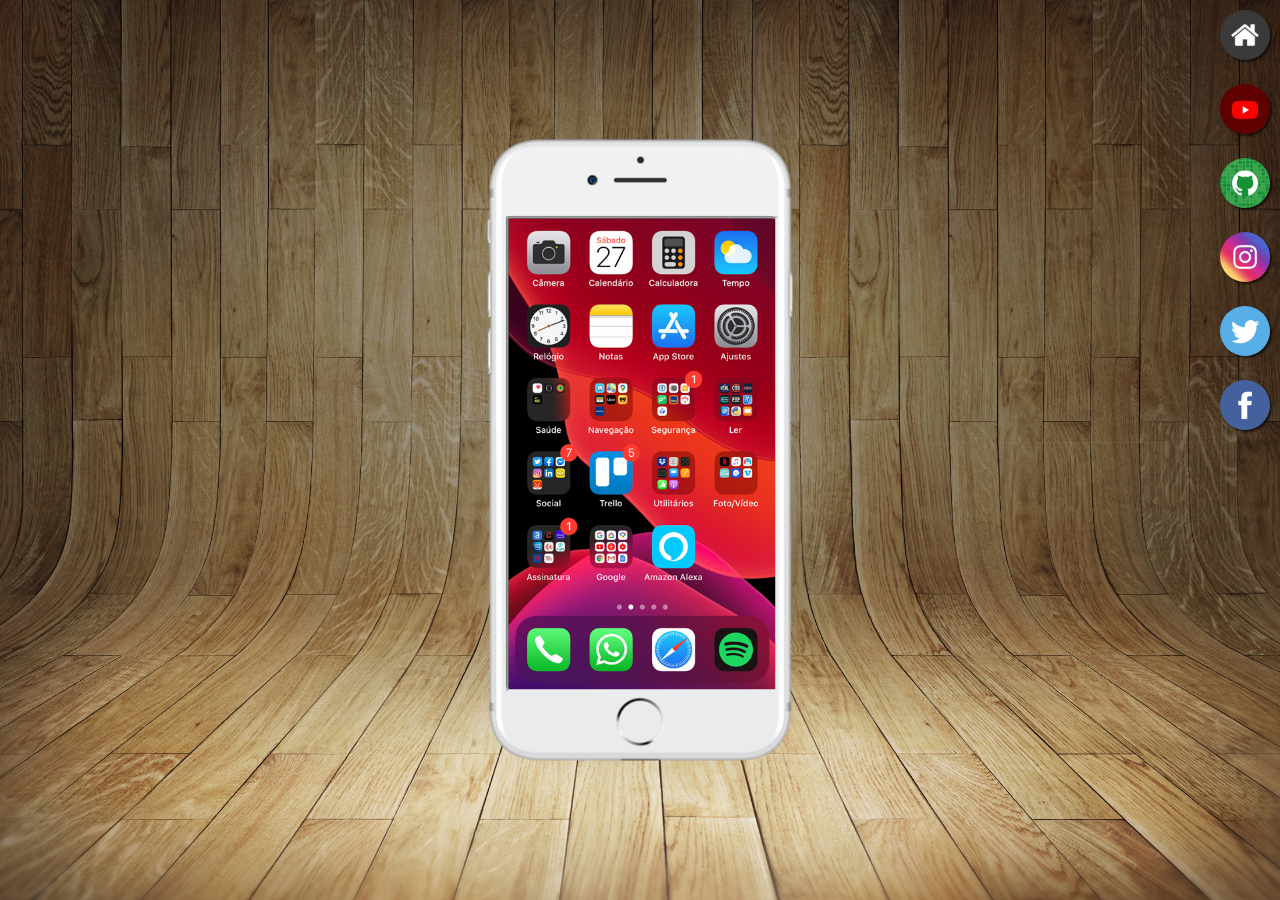
<file: index.html>
<!DOCTYPE html>
<html lang="pt-br">
<head>
    <meta charset="UTF-8">
    <meta name="viewport" content="width=device-width, initial-scale=1.0">
    <title>Projeto03 Rede Social</title>
    <link rel="stylesheet" href="style.css">
    <link rel="shortcut icon" href="pacote-d013/pacote-d013/favicon.ico" type="image/x-icon">
</head>
<body>
    <main>
        <section id="telefone">
            <iframe src="home.html" name="tela"></iframe>
        </section>
        <section id="redesocial">
            <a href="home.html" target="tela"><img src="pacote-d013/pacote-d013/imagens/logo-home.jpg" alt="logo-home"></a><br>
            <a href="youtube.html" target="tela"><img src="pacote-d013/pacote-d013/imagens/logo-youtube.jpg" alt="logo-youtube"></a><br>
            <a href="GitHub.html" target="tela"><img src="pacote-d013/pacote-d013/imagens/logo-github.jpg" alt="logo-github"></a><br>
            <a href="insta.html" target="tela"><img src="pacote-d013/pacote-d013/imagens/logo-instagram.jpg" alt="logo-instagram"></a><br>
            <a href="Twiter.html" target="tela"><img src="pacote-d013/pacote-d013/imagens/logo-twitter.jpg" alt="logo-twitter"></a><br>
            <a href="facebook.html" target="tela"><img src="pacote-d013/pacote-d013/imagens/logo-facebook.jpg" alt="logo-facebook"></a>
        </section>
    </main>
</body>
</html>
</file>
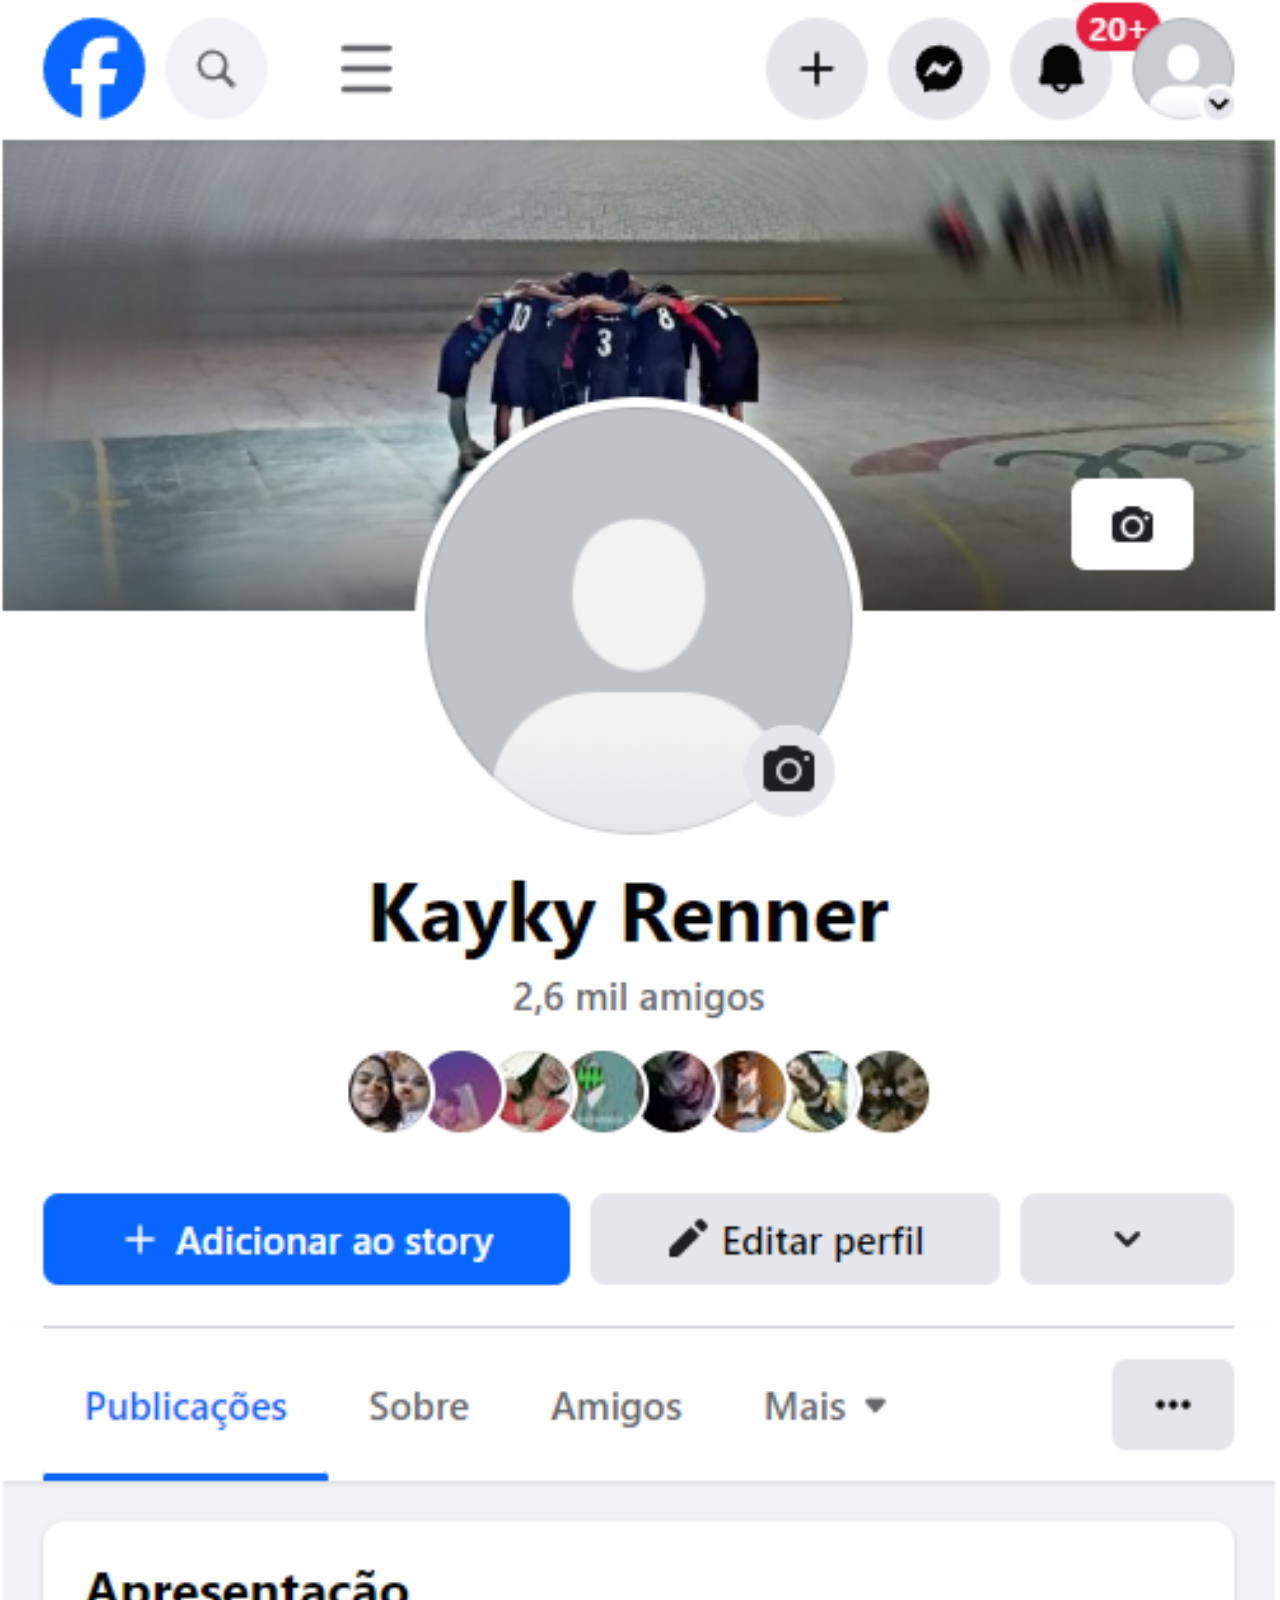
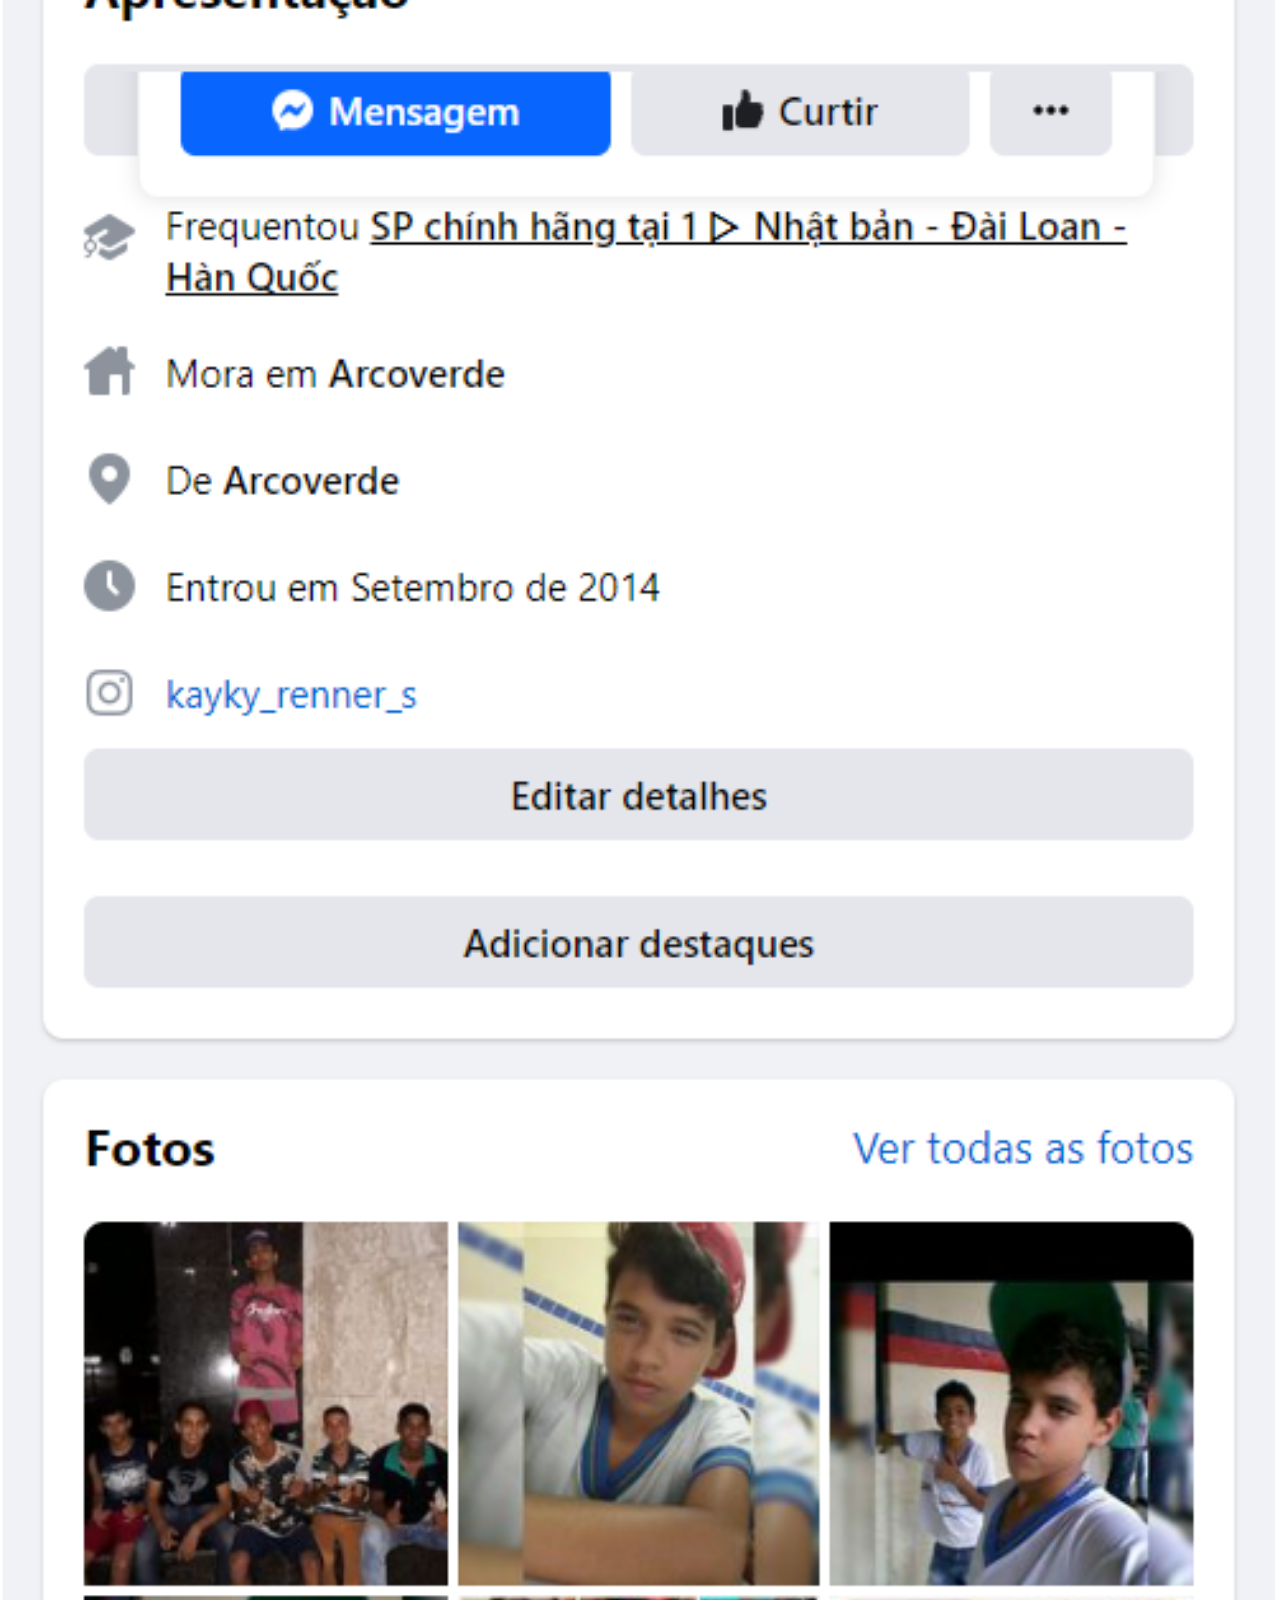
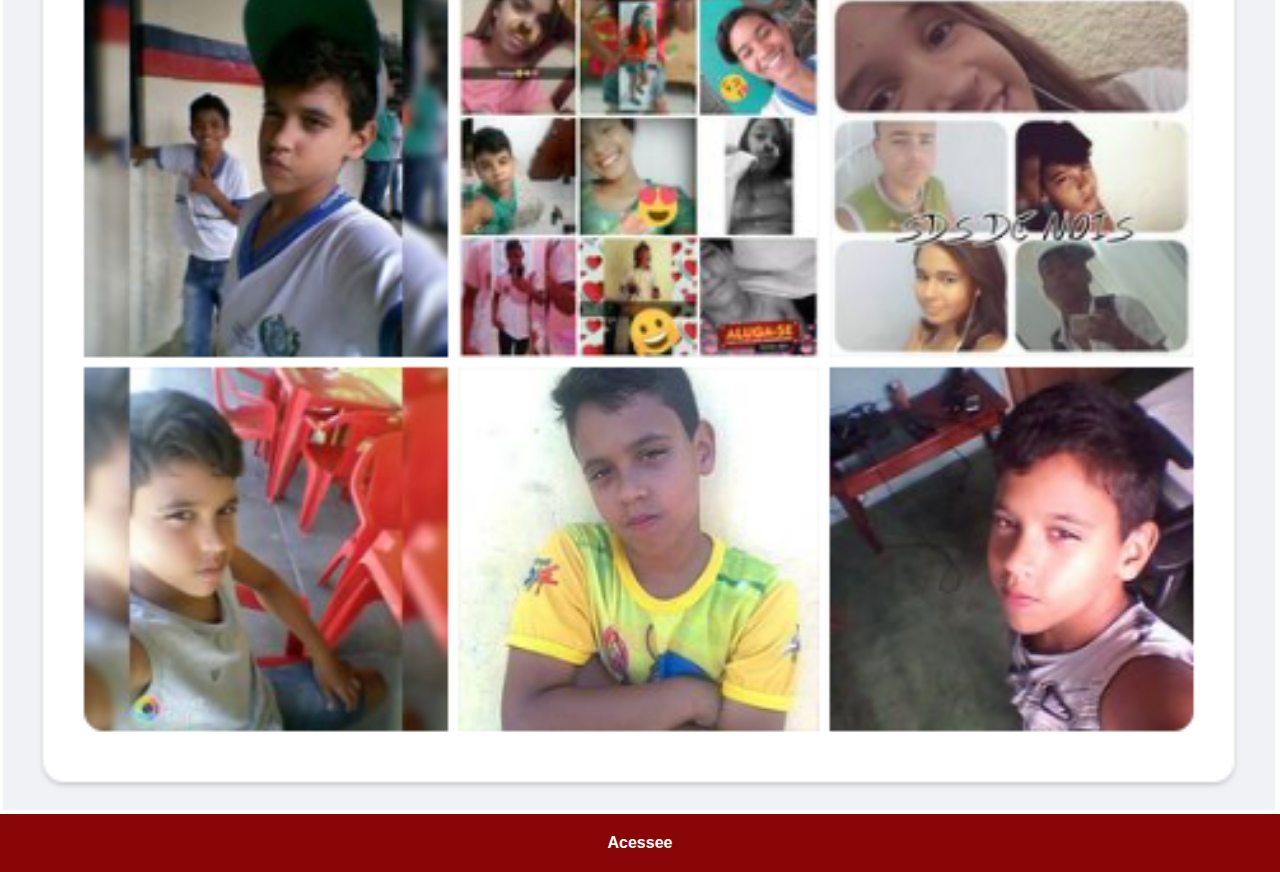
<file: facebook.html>
<!DOCTYPE html>
<html lang="pt-br">
<head>
    <meta charset="UTF-8">
    <meta name="viewport" content="width=device-width, initial-scale=1.0">
    <title>Face</title>
    <link rel="stylesheet" href="social.css">
</head>
<body>
    <img src="pacote-d013/pacote-d013/imagens/fACEBOOK600.png" alt="tela-facebook">
    <a href="https://www.facebook.com/profile.php?id=100005736316371&locale=pt_BR" target="_blank">Acessee</a>
</body>
</html>
</file>
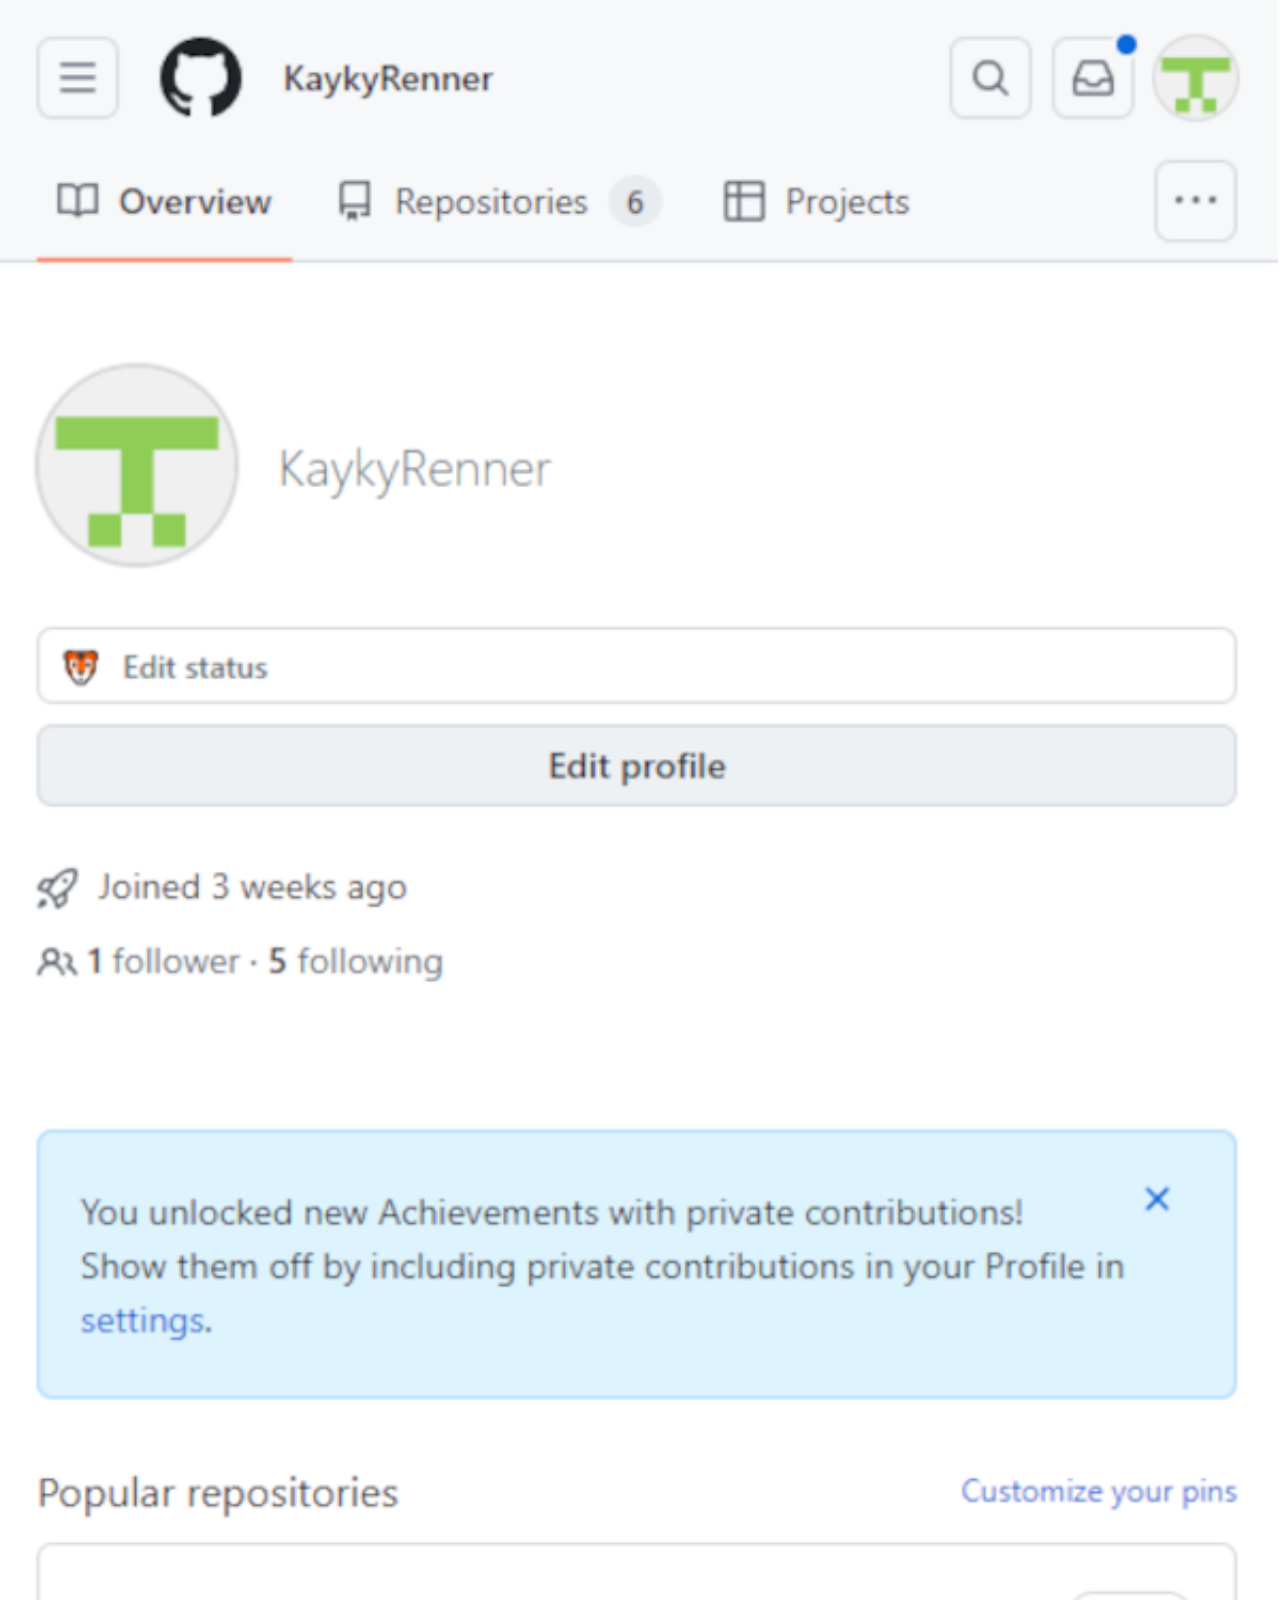
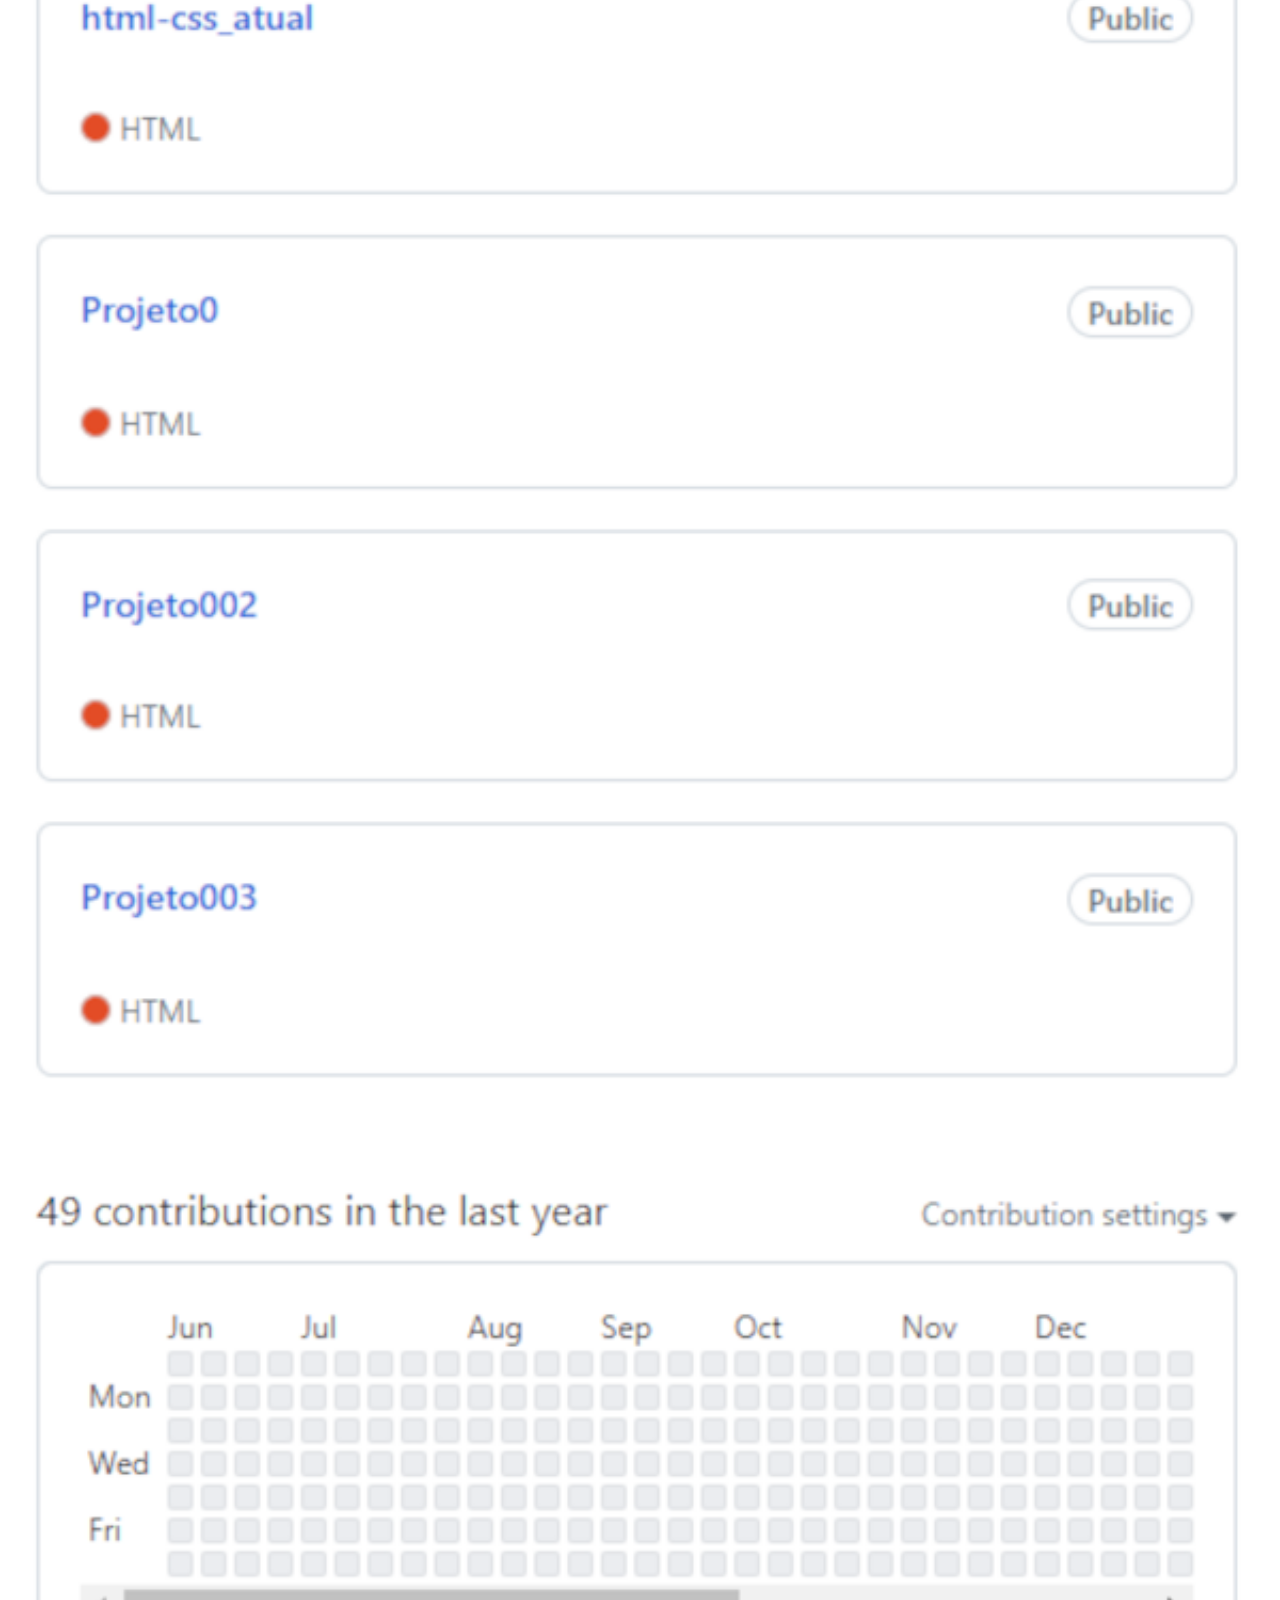
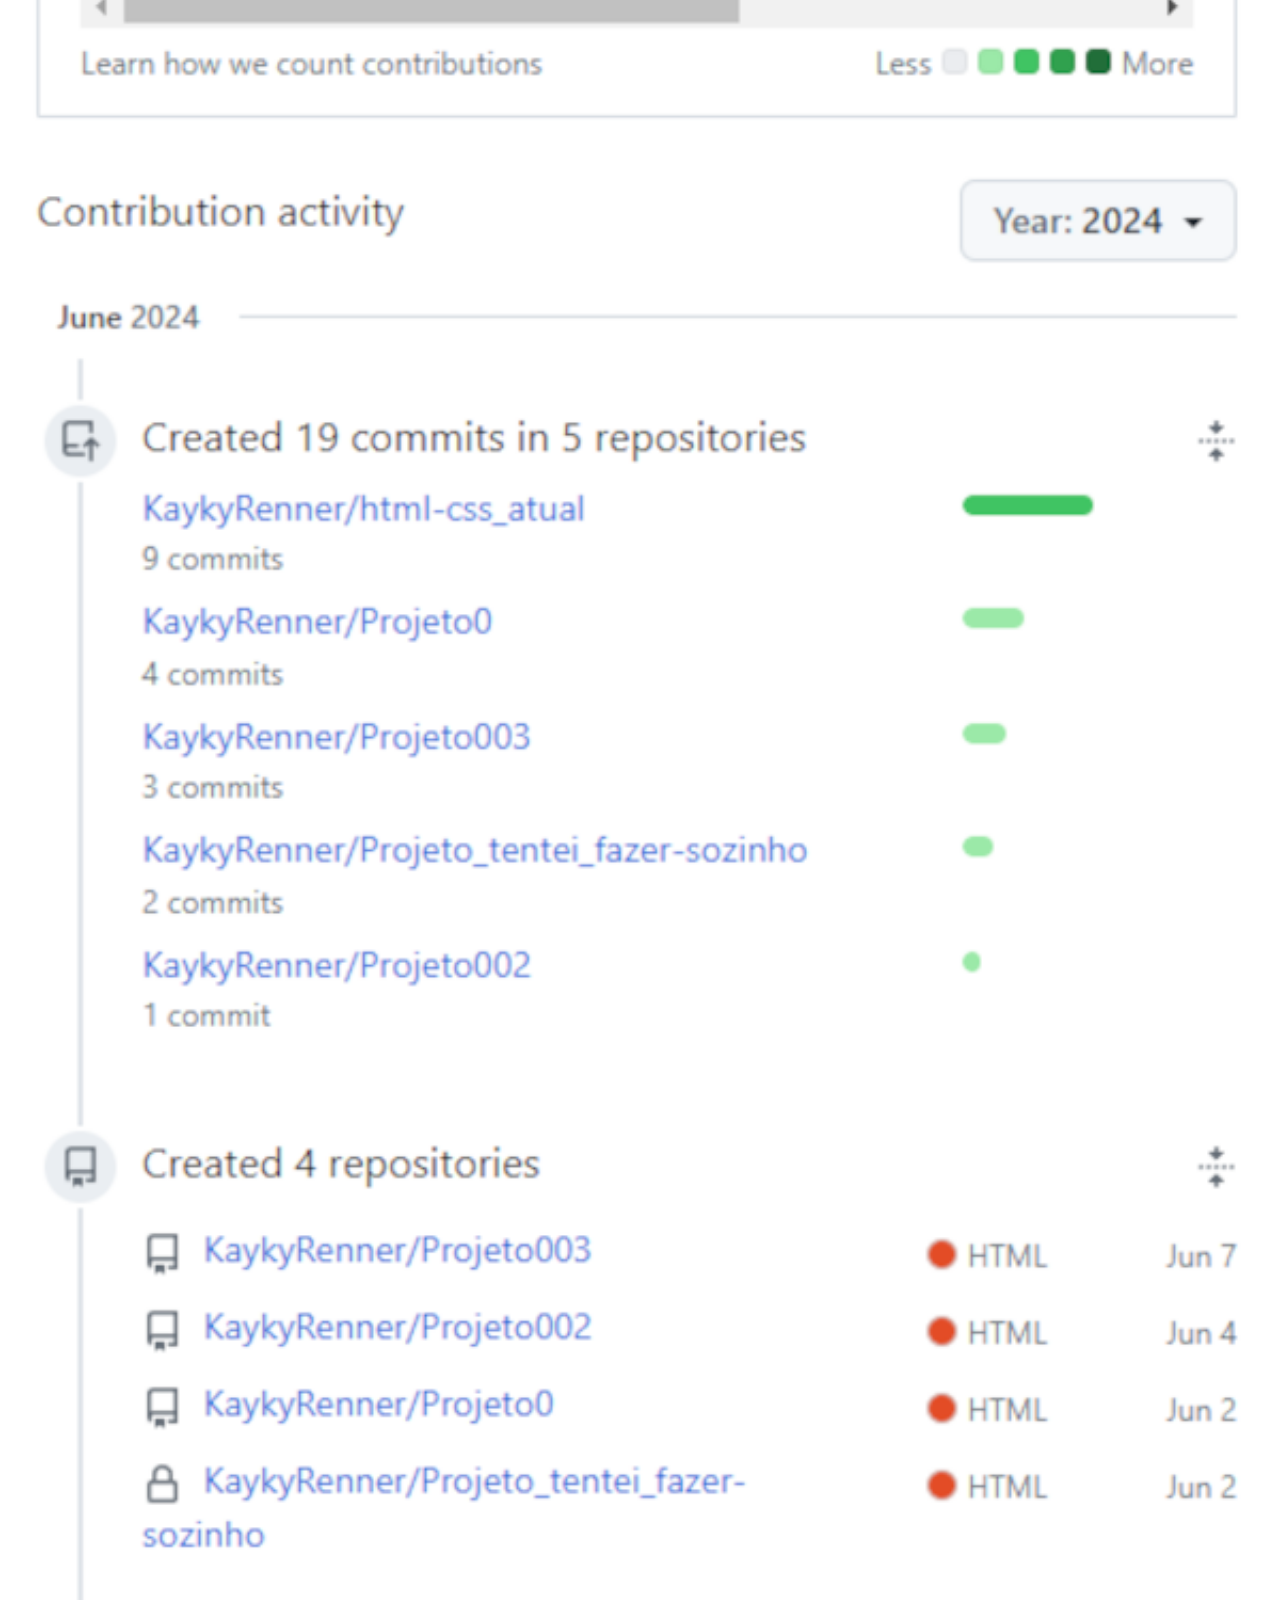
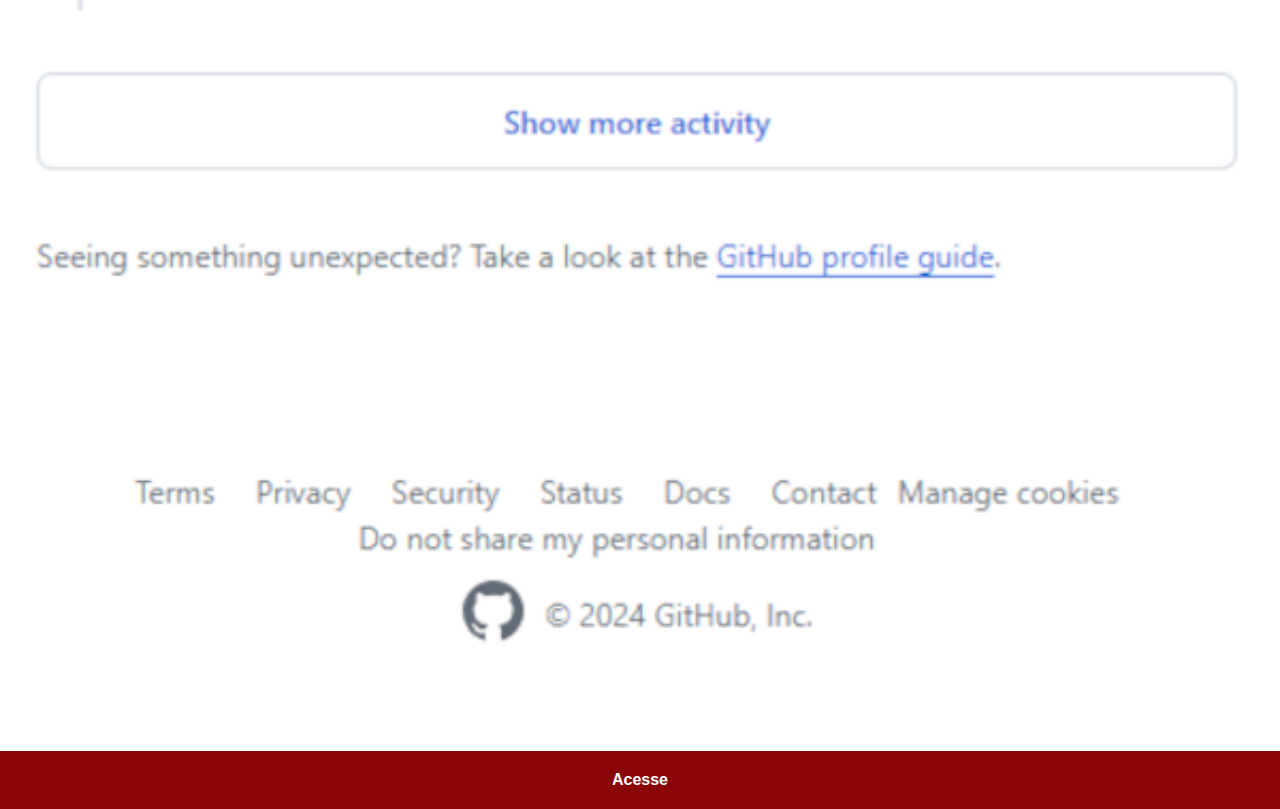
<file: GitHub.html>
<!DOCTYPE html>
<html lang="pt-br">
<head>
    <meta charset="UTF-8">
    <meta name="viewport" content="width=device-width, initial-scale=1.0">
    <title>Git</title>
    <link rel="stylesheet" href="social.css">
</head>
<body>
    <img src="pacote-d013/pacote-d013/imagens/gIThuB600.png" alt="GitHub">
    <a href="https://github.com/KaykyRenner" target="_blank">Acesse</a>
</body>
</html>
</file>
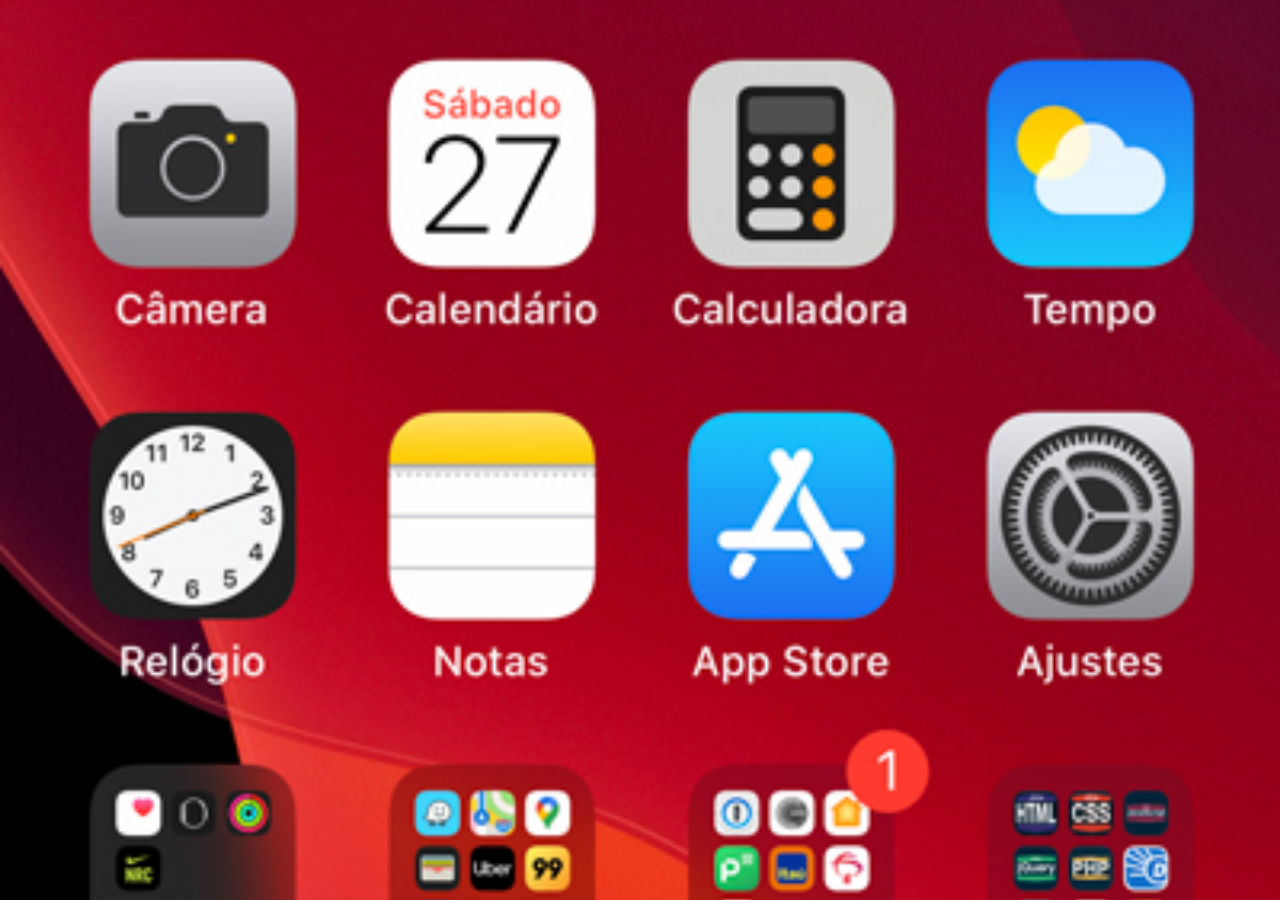
<file: home.html>
<!DOCTYPE html>
<html lang="pt-br">
<head>
    <meta charset="UTF-8">
    <meta name="viewport" content="width=device-width, initial-scale=1.0">
    <title>Home</title>
    <link rel="stylesheet" href="social.css">
    <style>
        body{
            background-image: url(pacote-d013/pacote-d013/imagens/tela-home.jpg);
            background-size: cover;
        }
    </style>
</head>
<body>
    
</body>
</html>
</file>
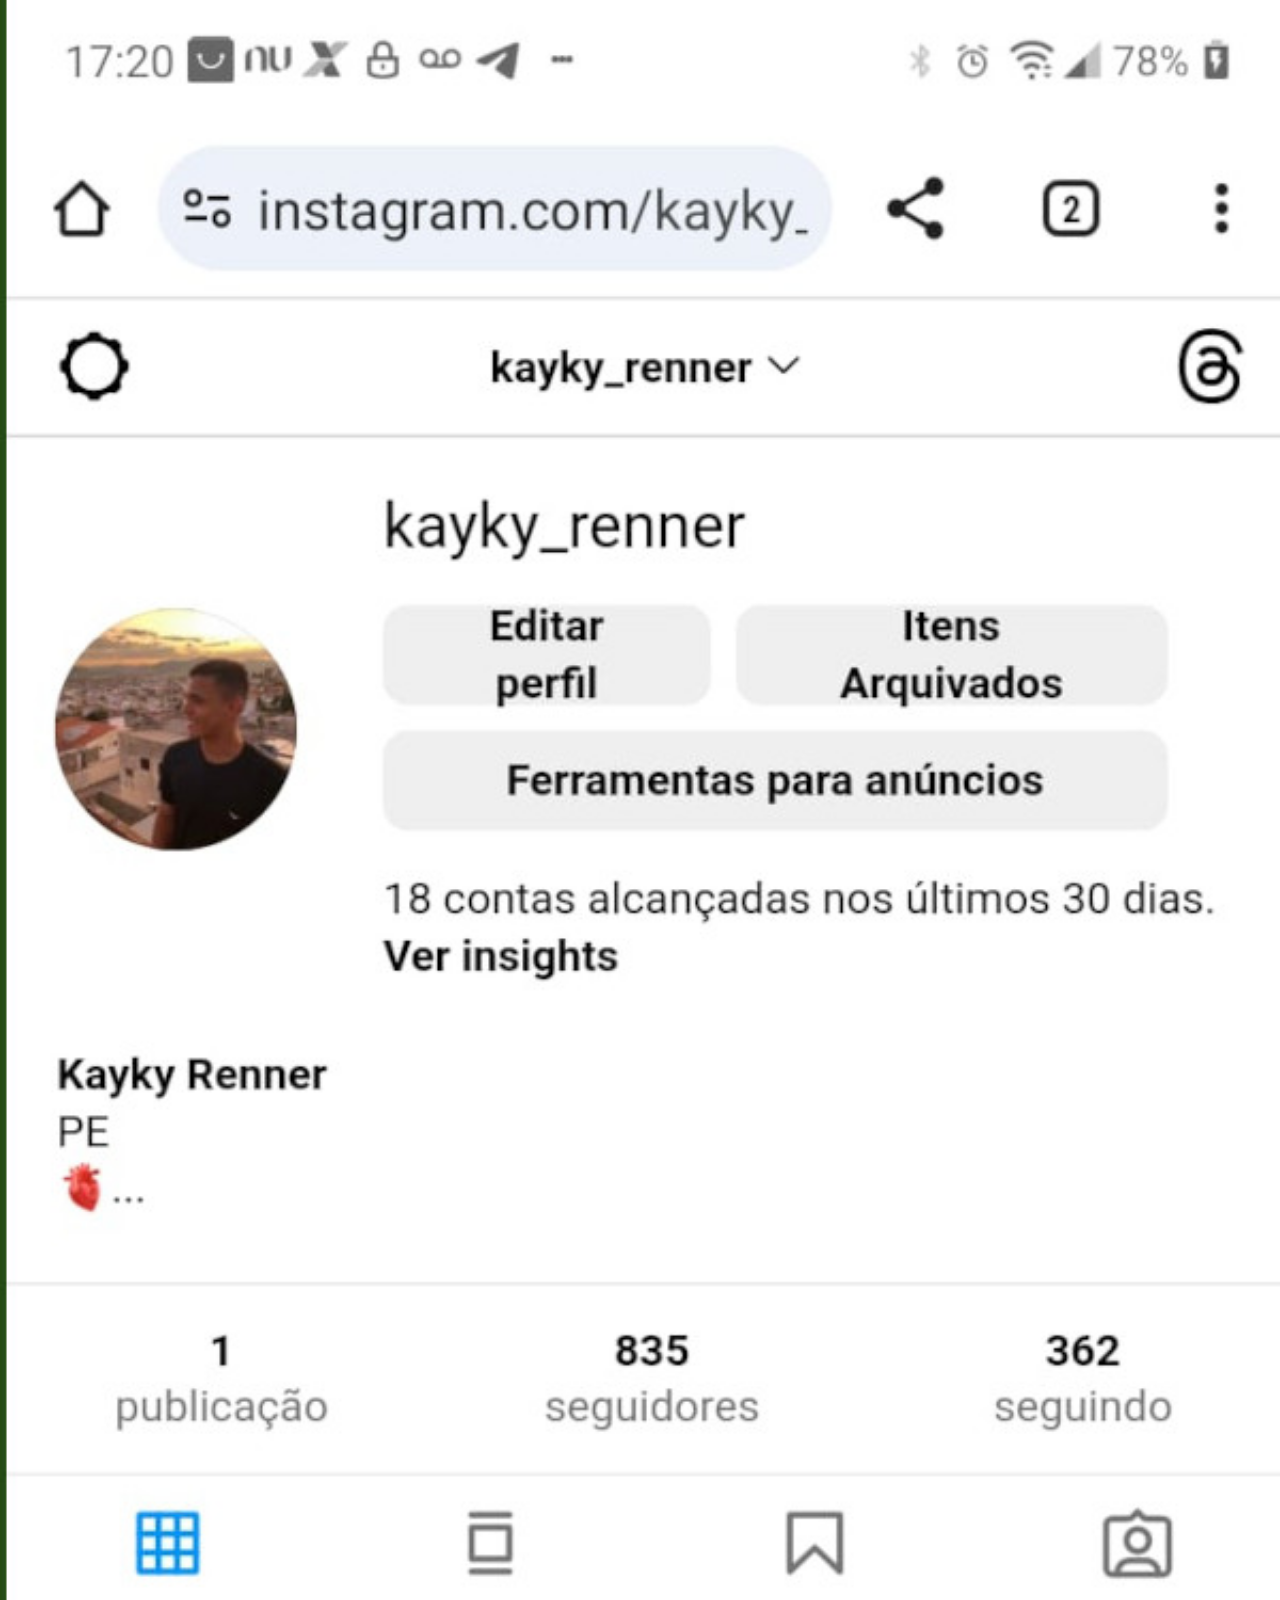
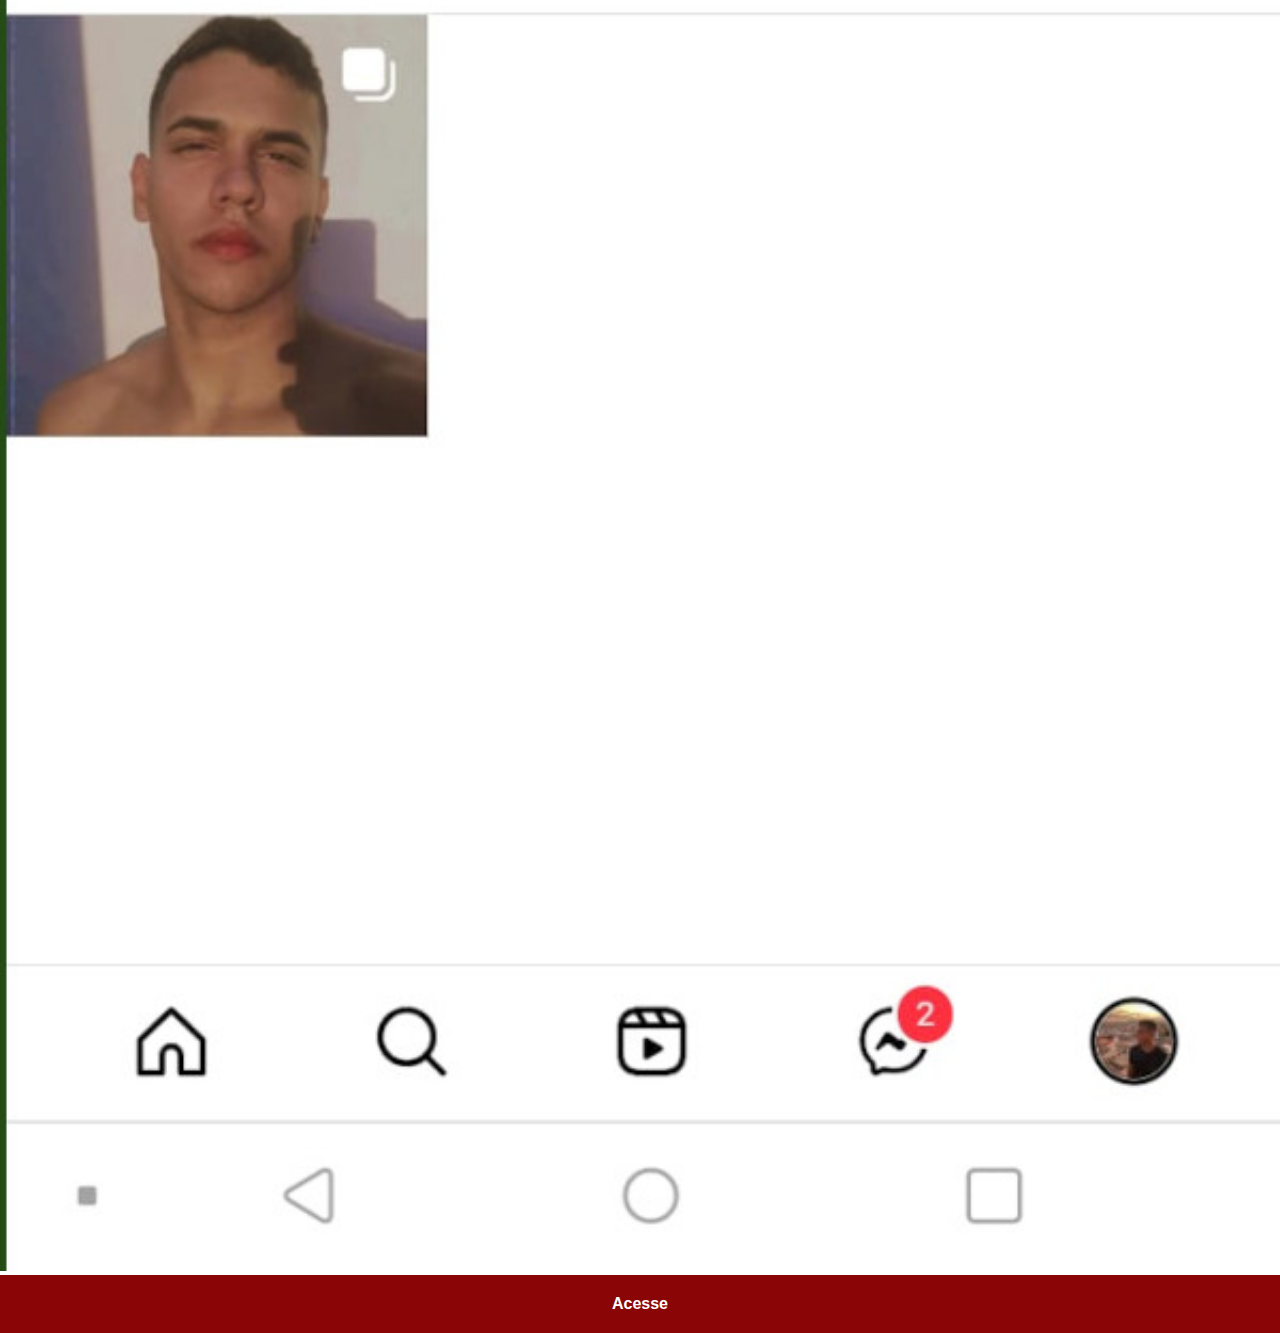
<file: insta.html>
<!DOCTYPE html>
<html lang="pt-br">
<head>
    <meta charset="UTF-8">
    <meta name="viewport" content="width=device-width, initial-scale=1.0">
    <title>Insta</title>
    <link rel="stylesheet" href="social.css">
</head>
<body>
    <img src="pacote-d013/pacote-d013/imagens/imagemInsta.jpeg" alt="instagram">
    <a href="https://www.instagram.com/kayky_renner/" target="_blank">Acesse</a>
</body>
</html>
</file>
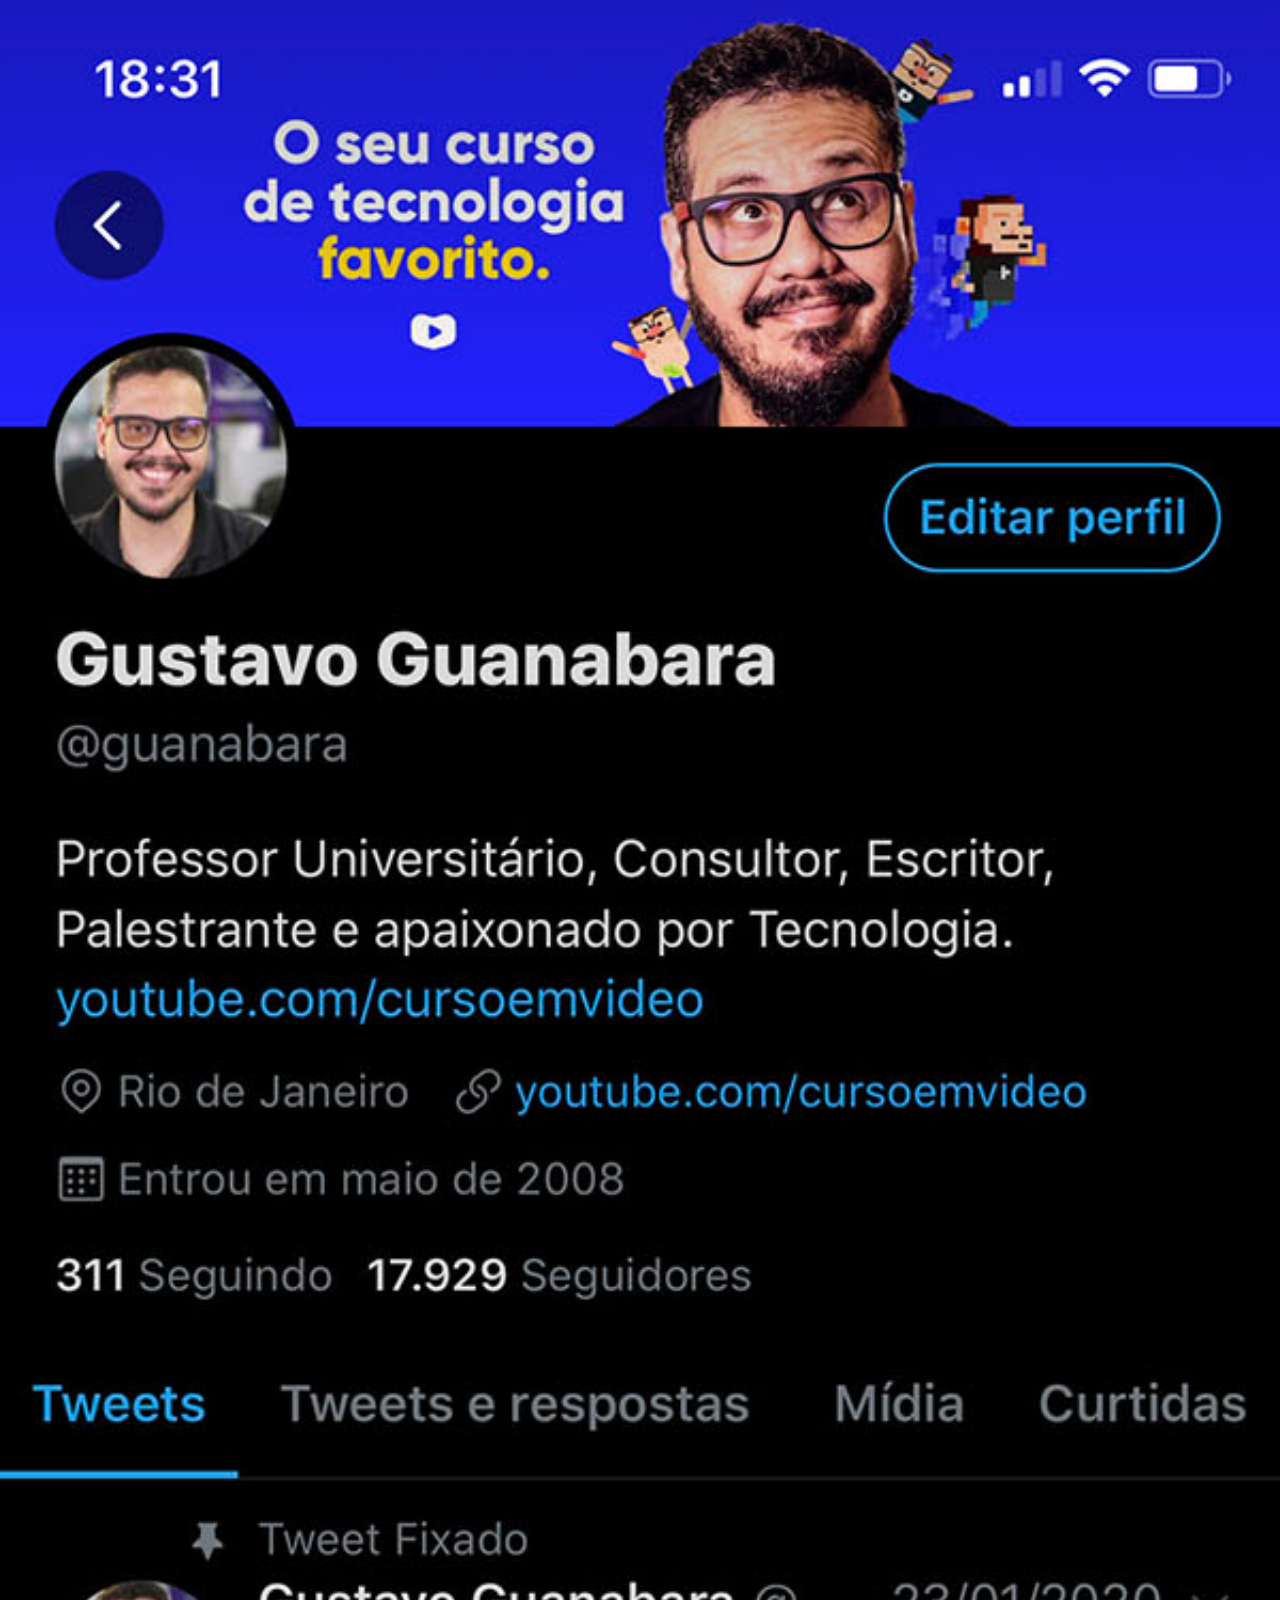
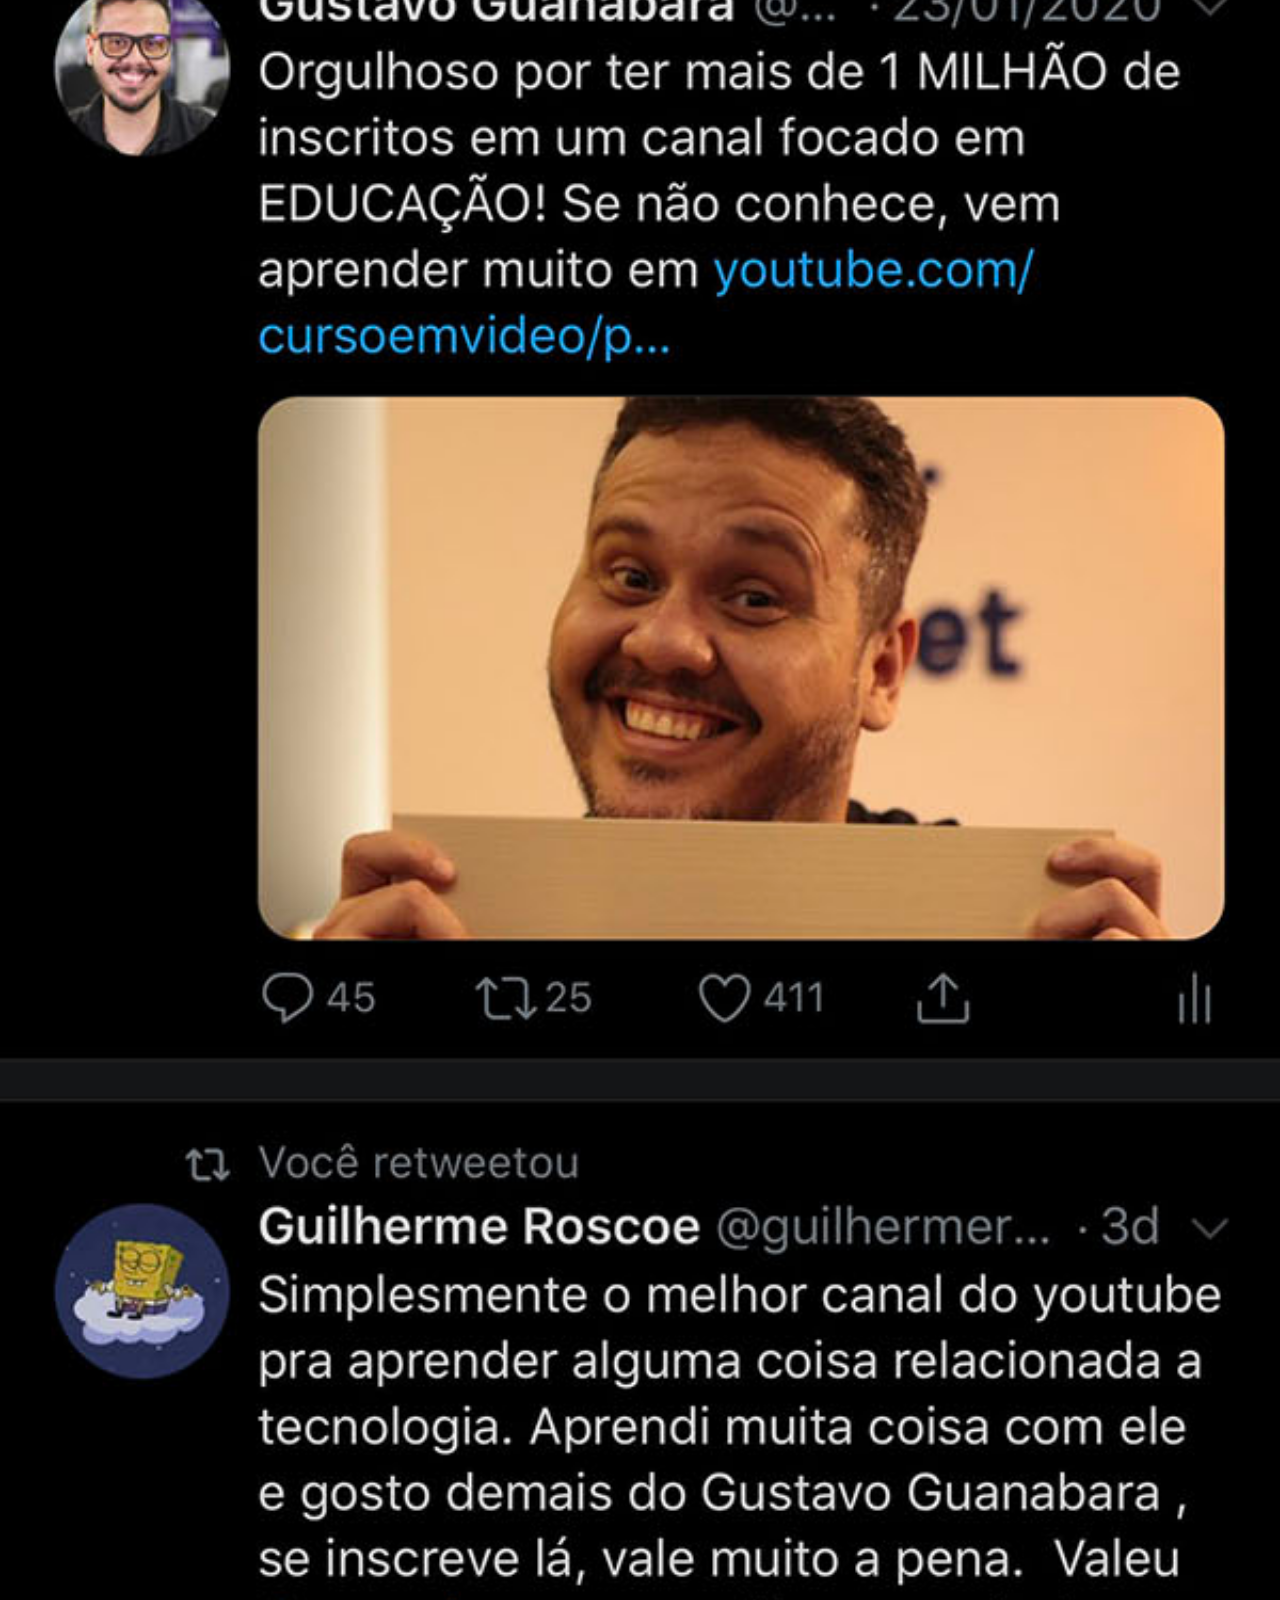
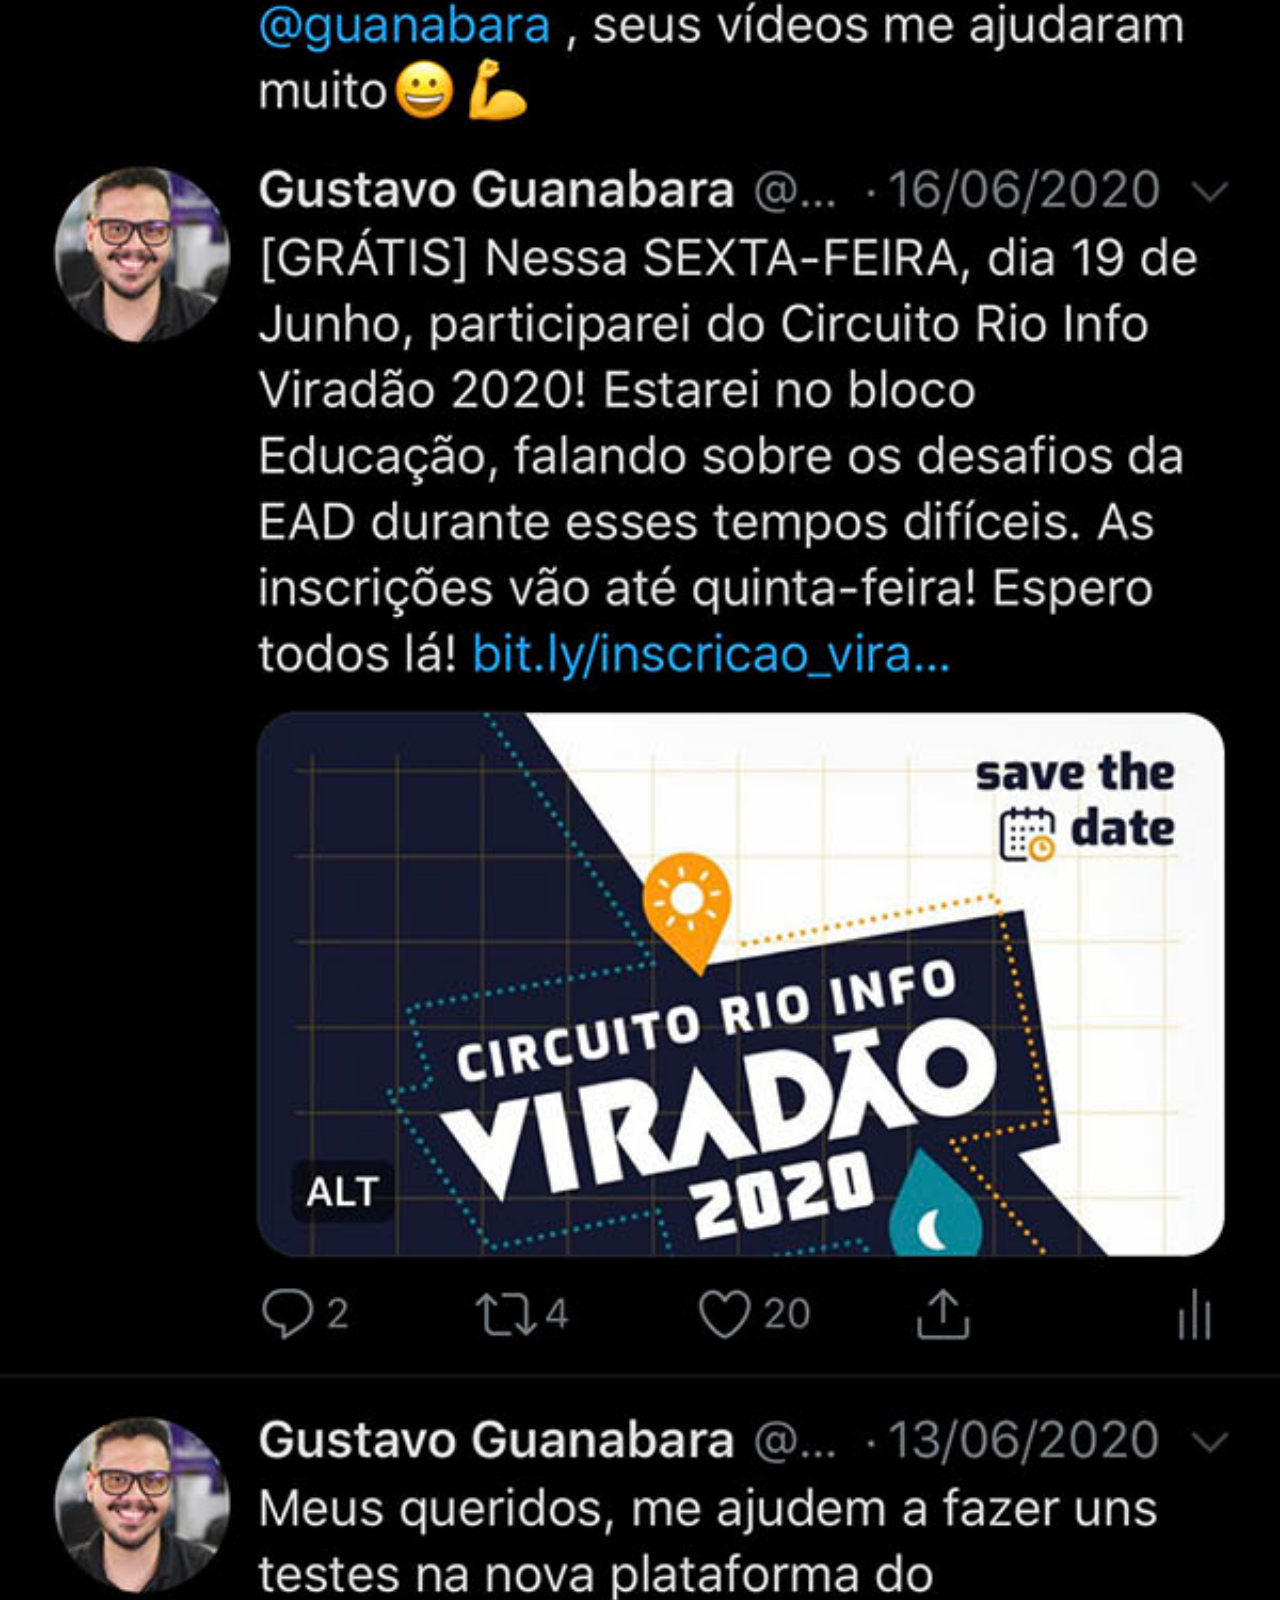
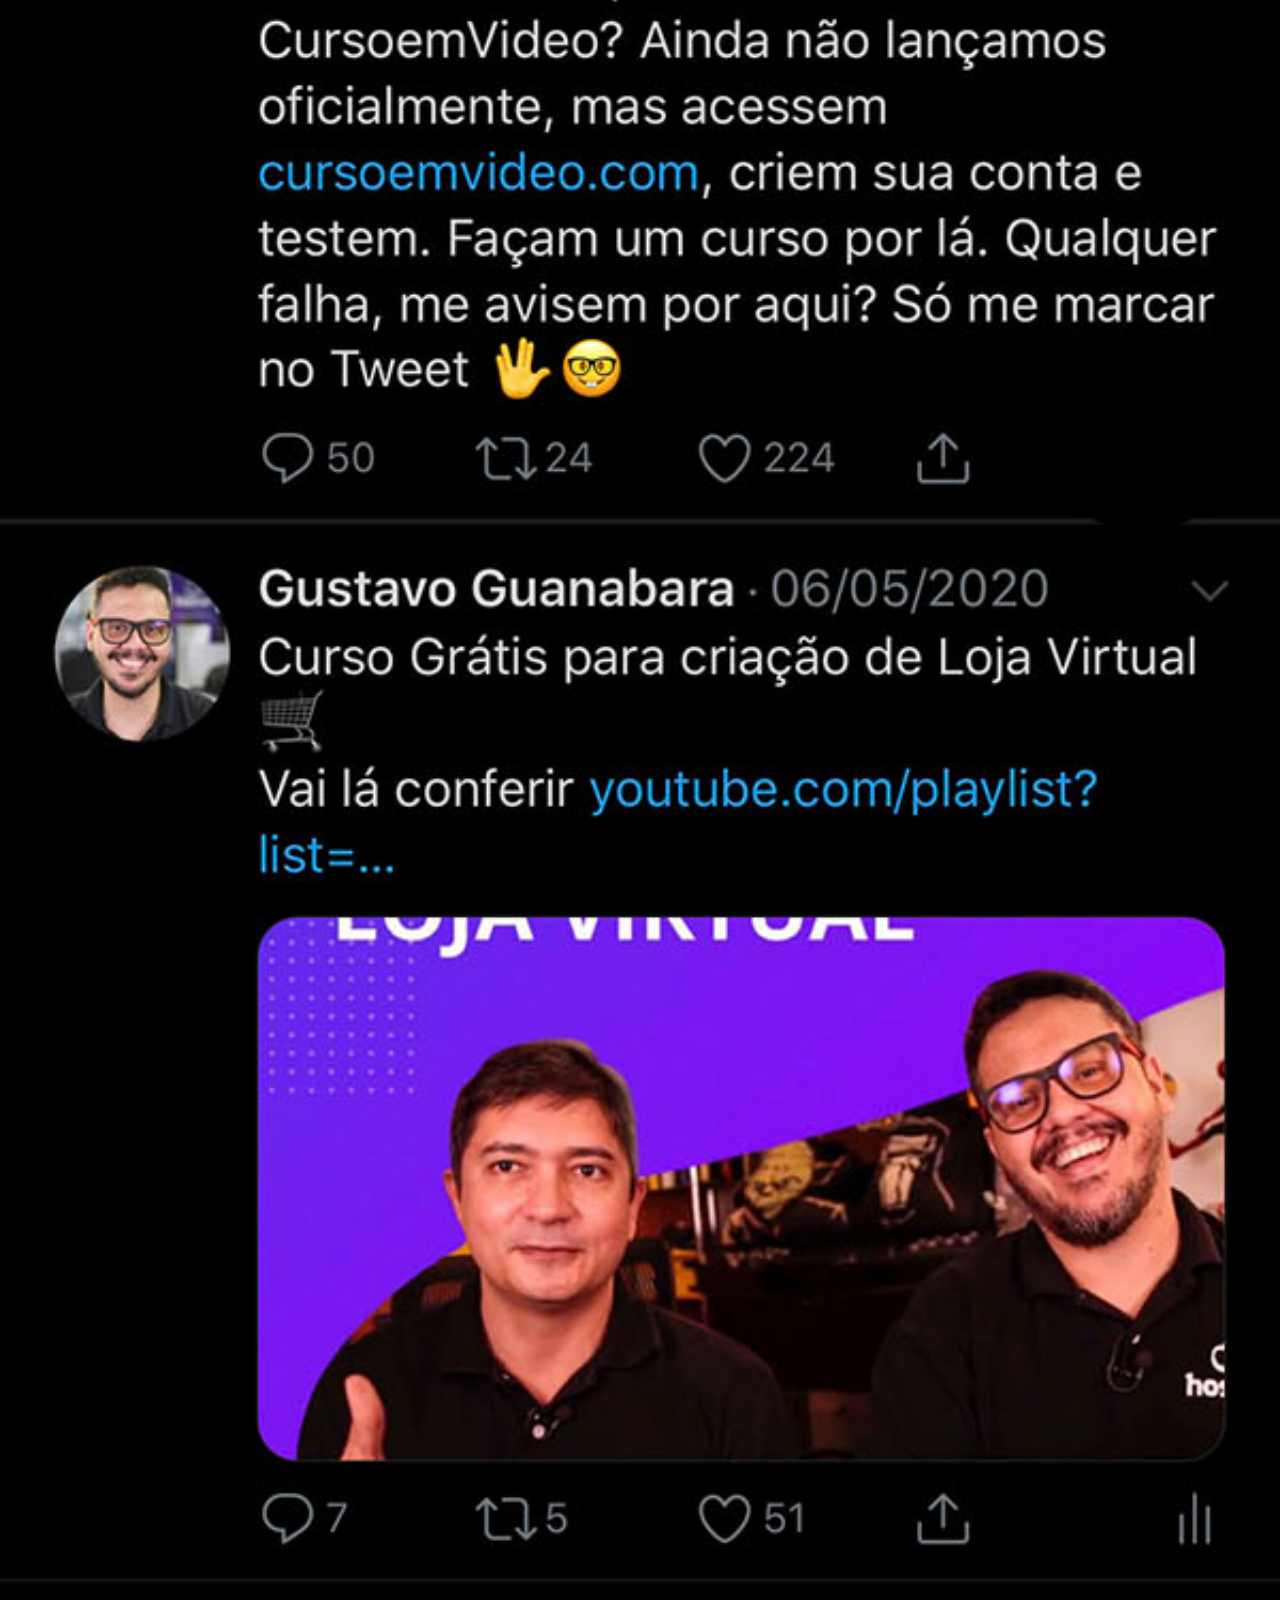
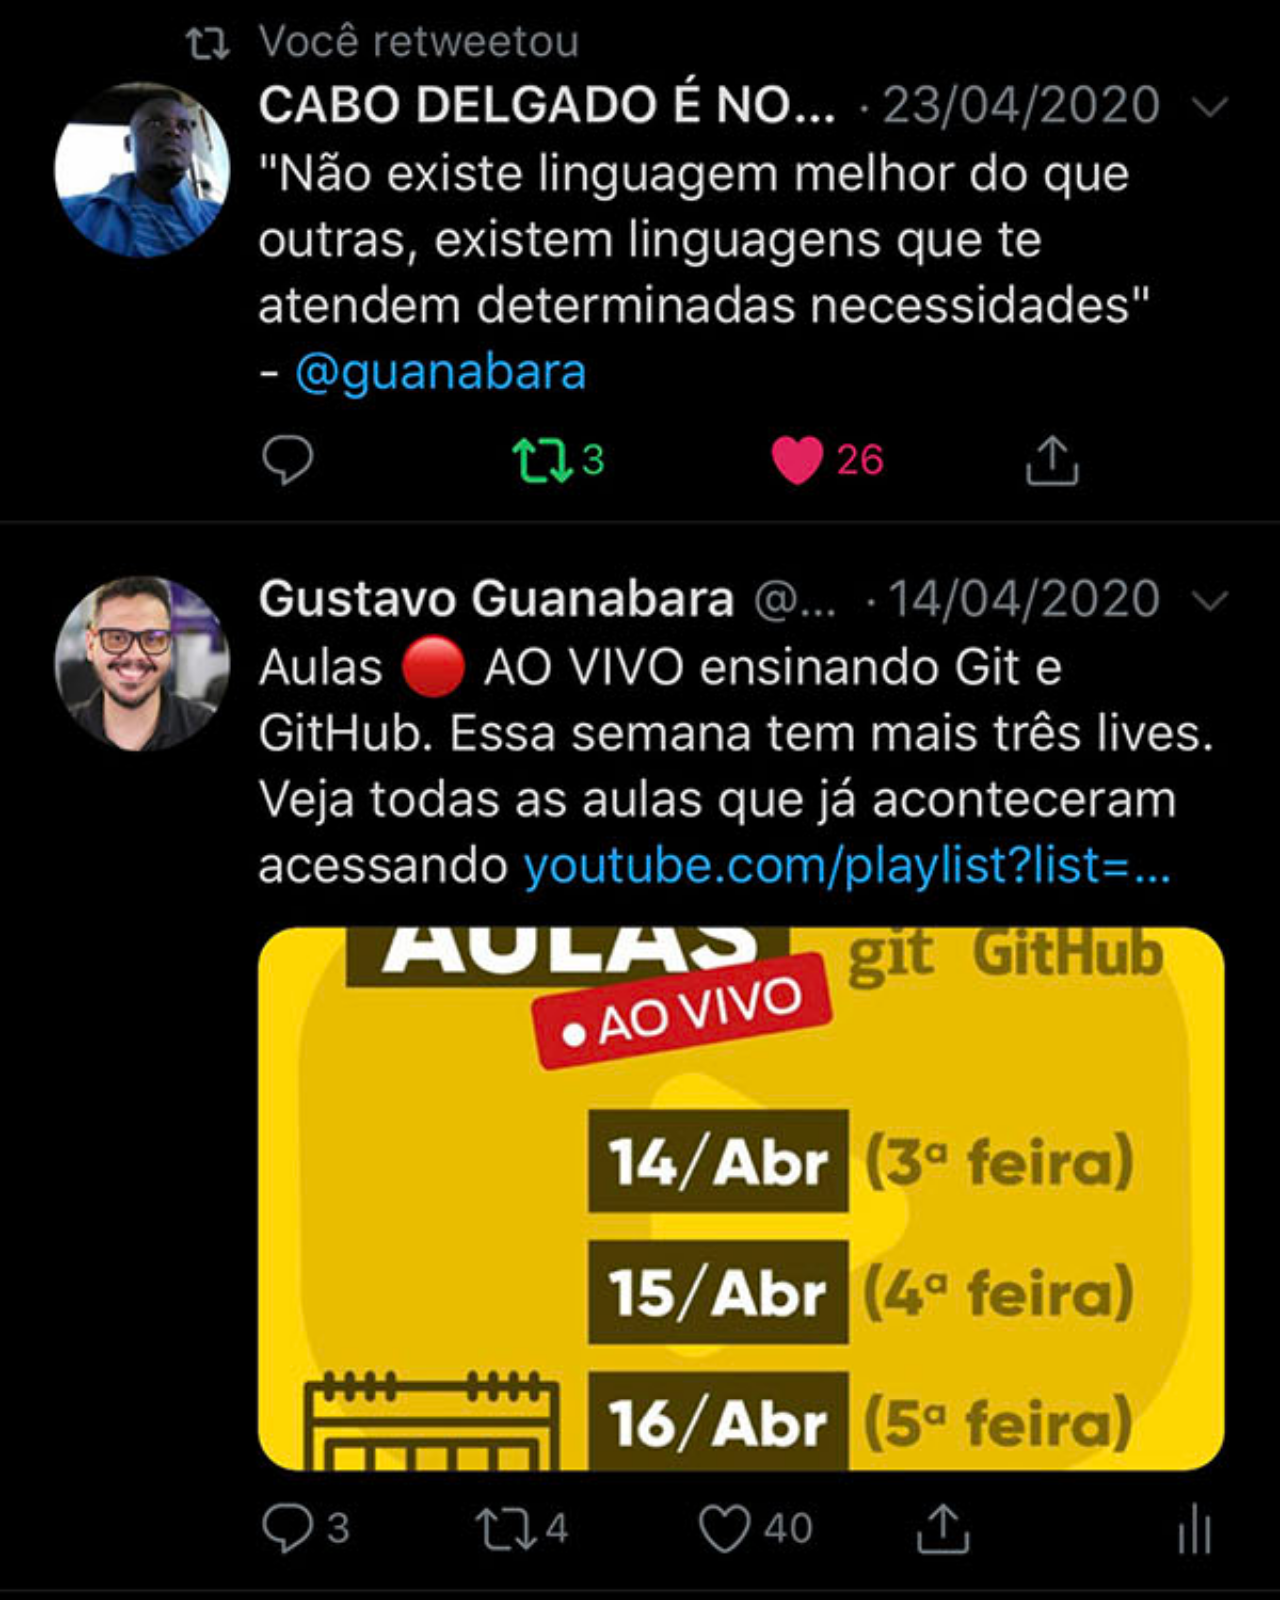
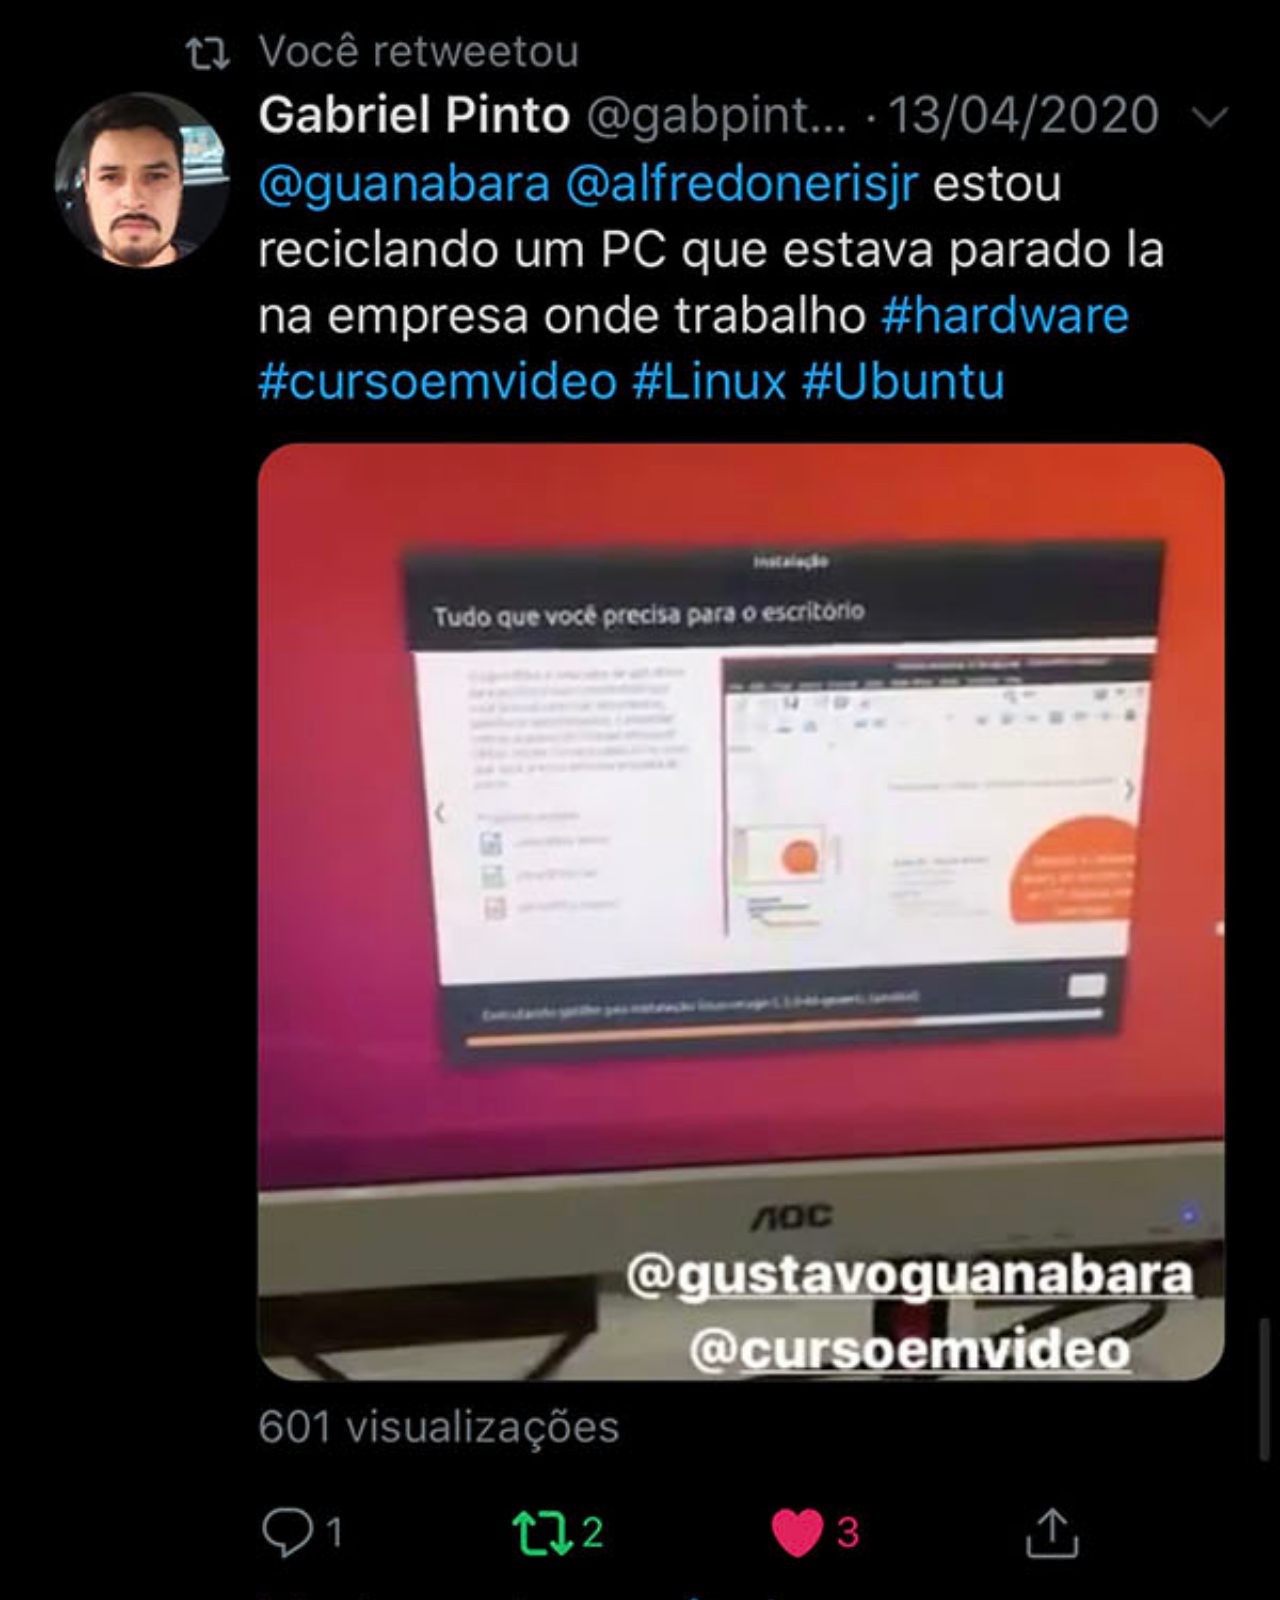
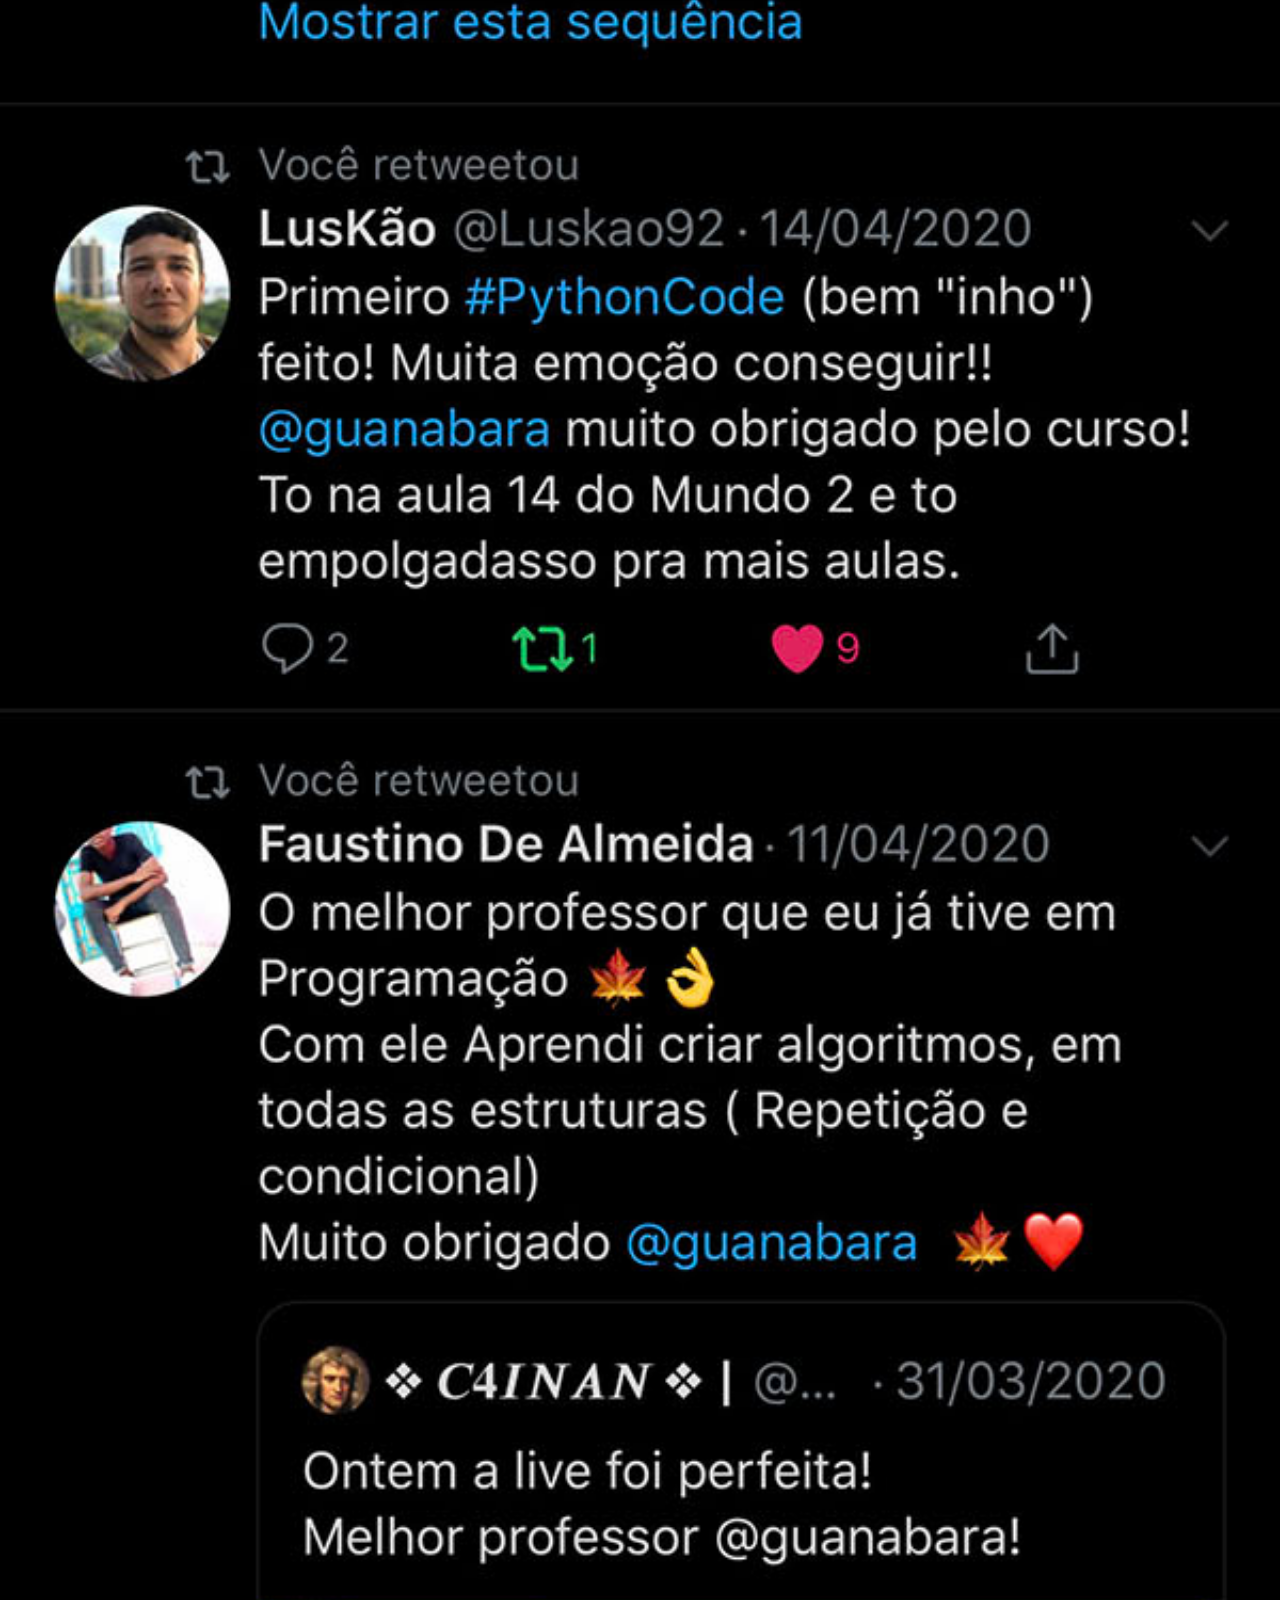
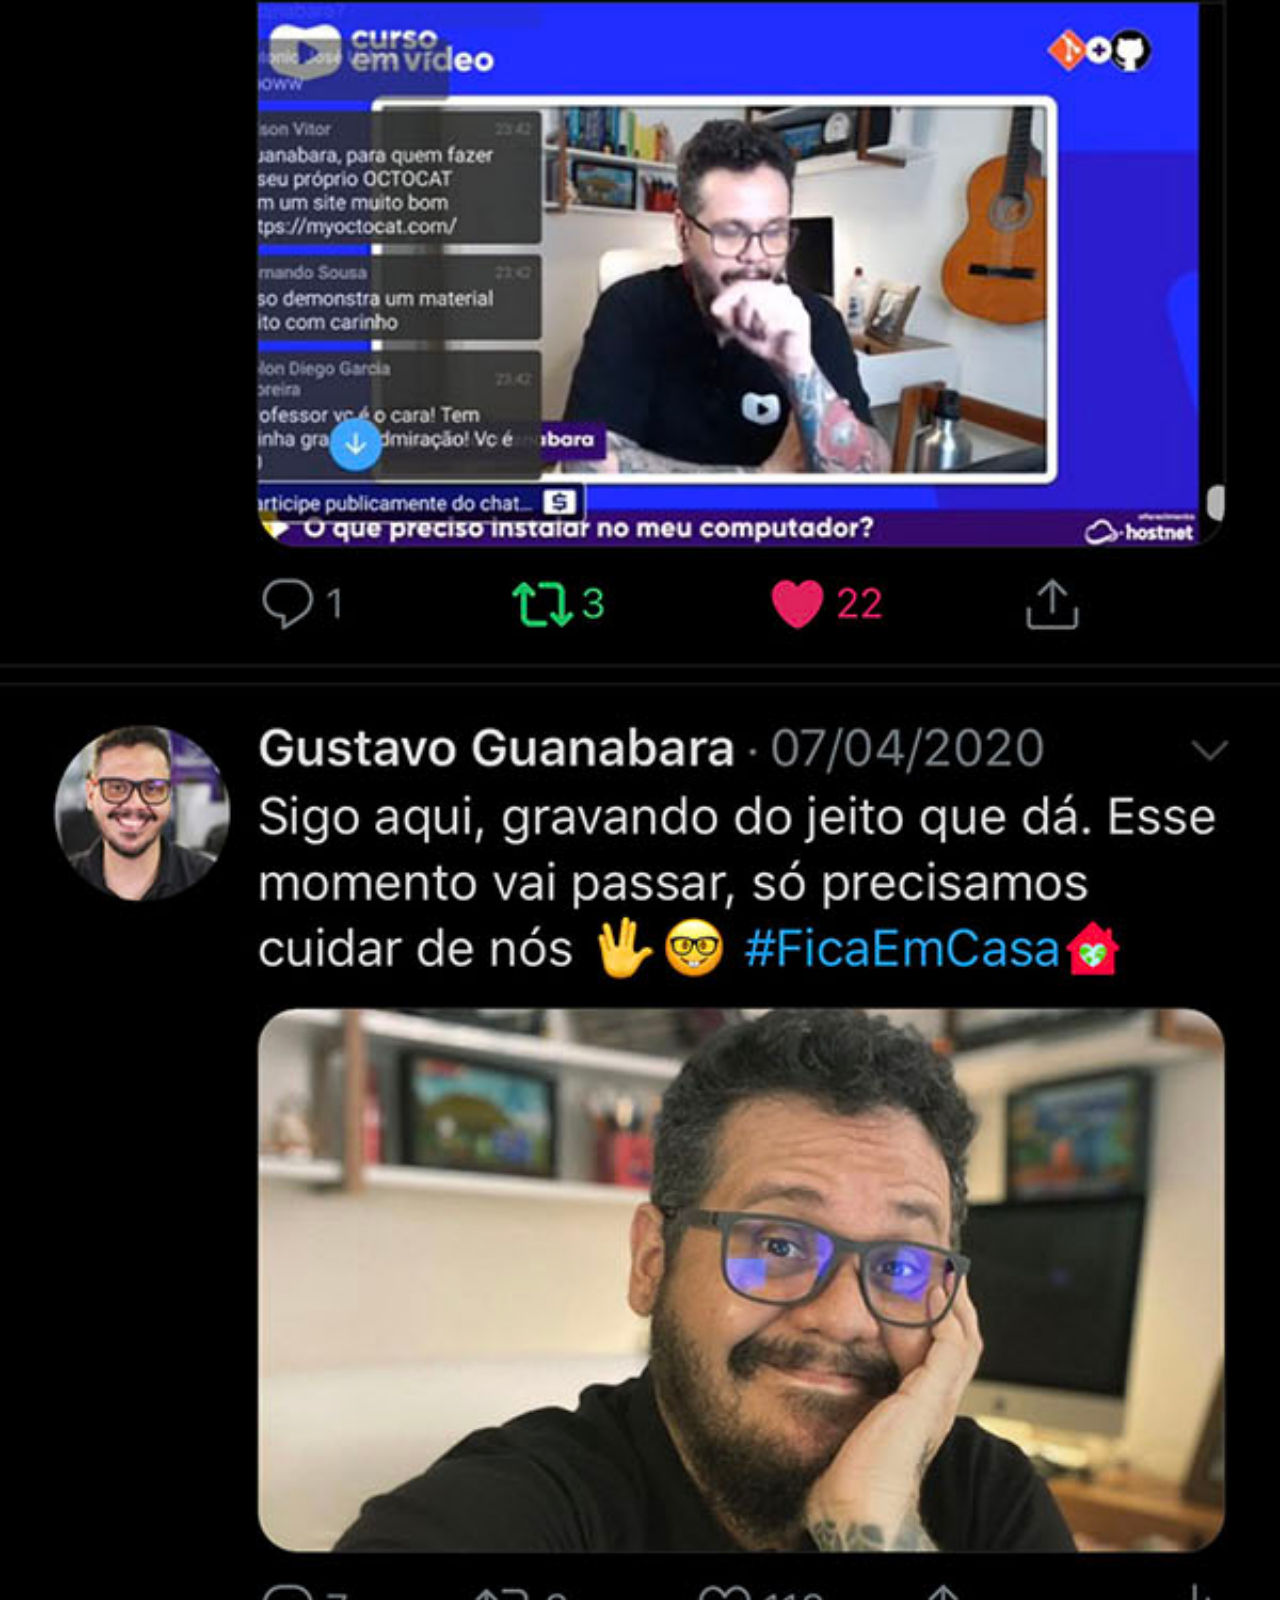
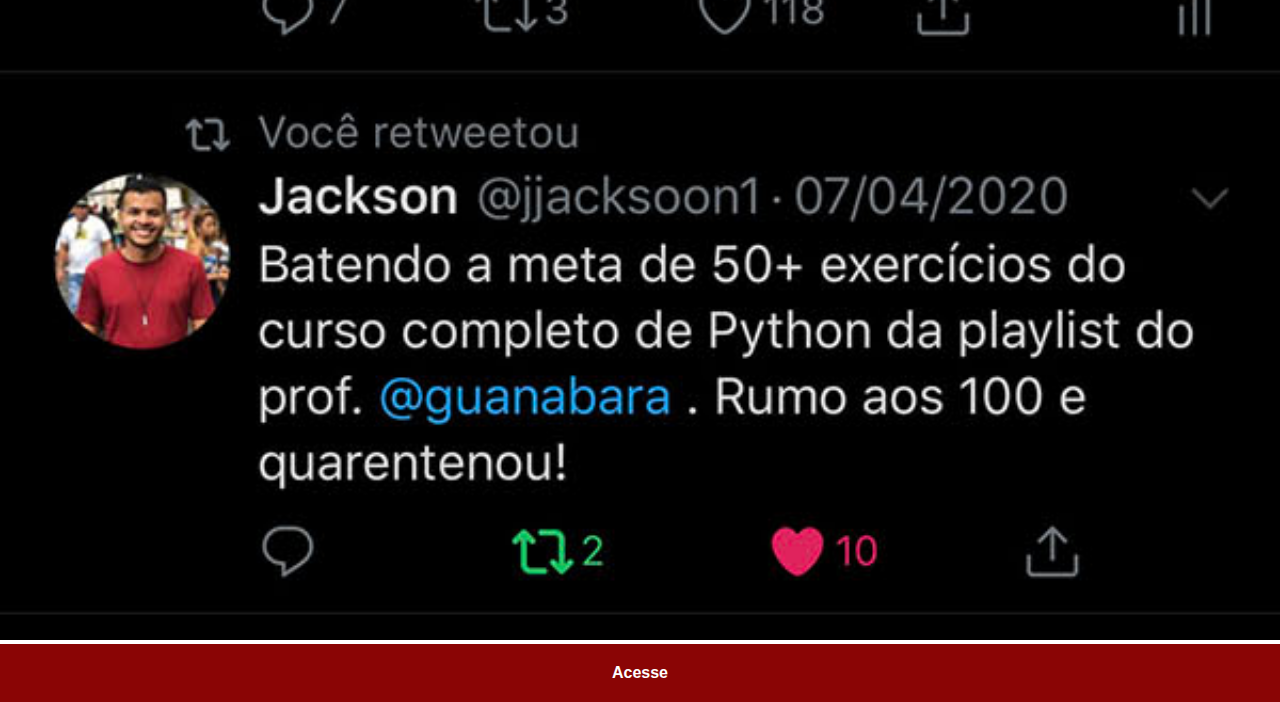
<file: Twiter.html>
<!DOCTYPE html>
<html lang="pt-br">
<head>
    <meta charset="UTF-8">
    <meta name="viewport" content="width=device-width, initial-scale=1.0">
    <title>Twiter</title>
    <link rel="stylesheet" href="social.css">
</head>
<body>
    <img src="pacote-d013/pacote-d013/imagens/tela-twitter.jpg" alt="Twiter">
    <a href="https://x.com/guanabara/" target="_blank">Acesse</a>
</body>
</html>
</file>
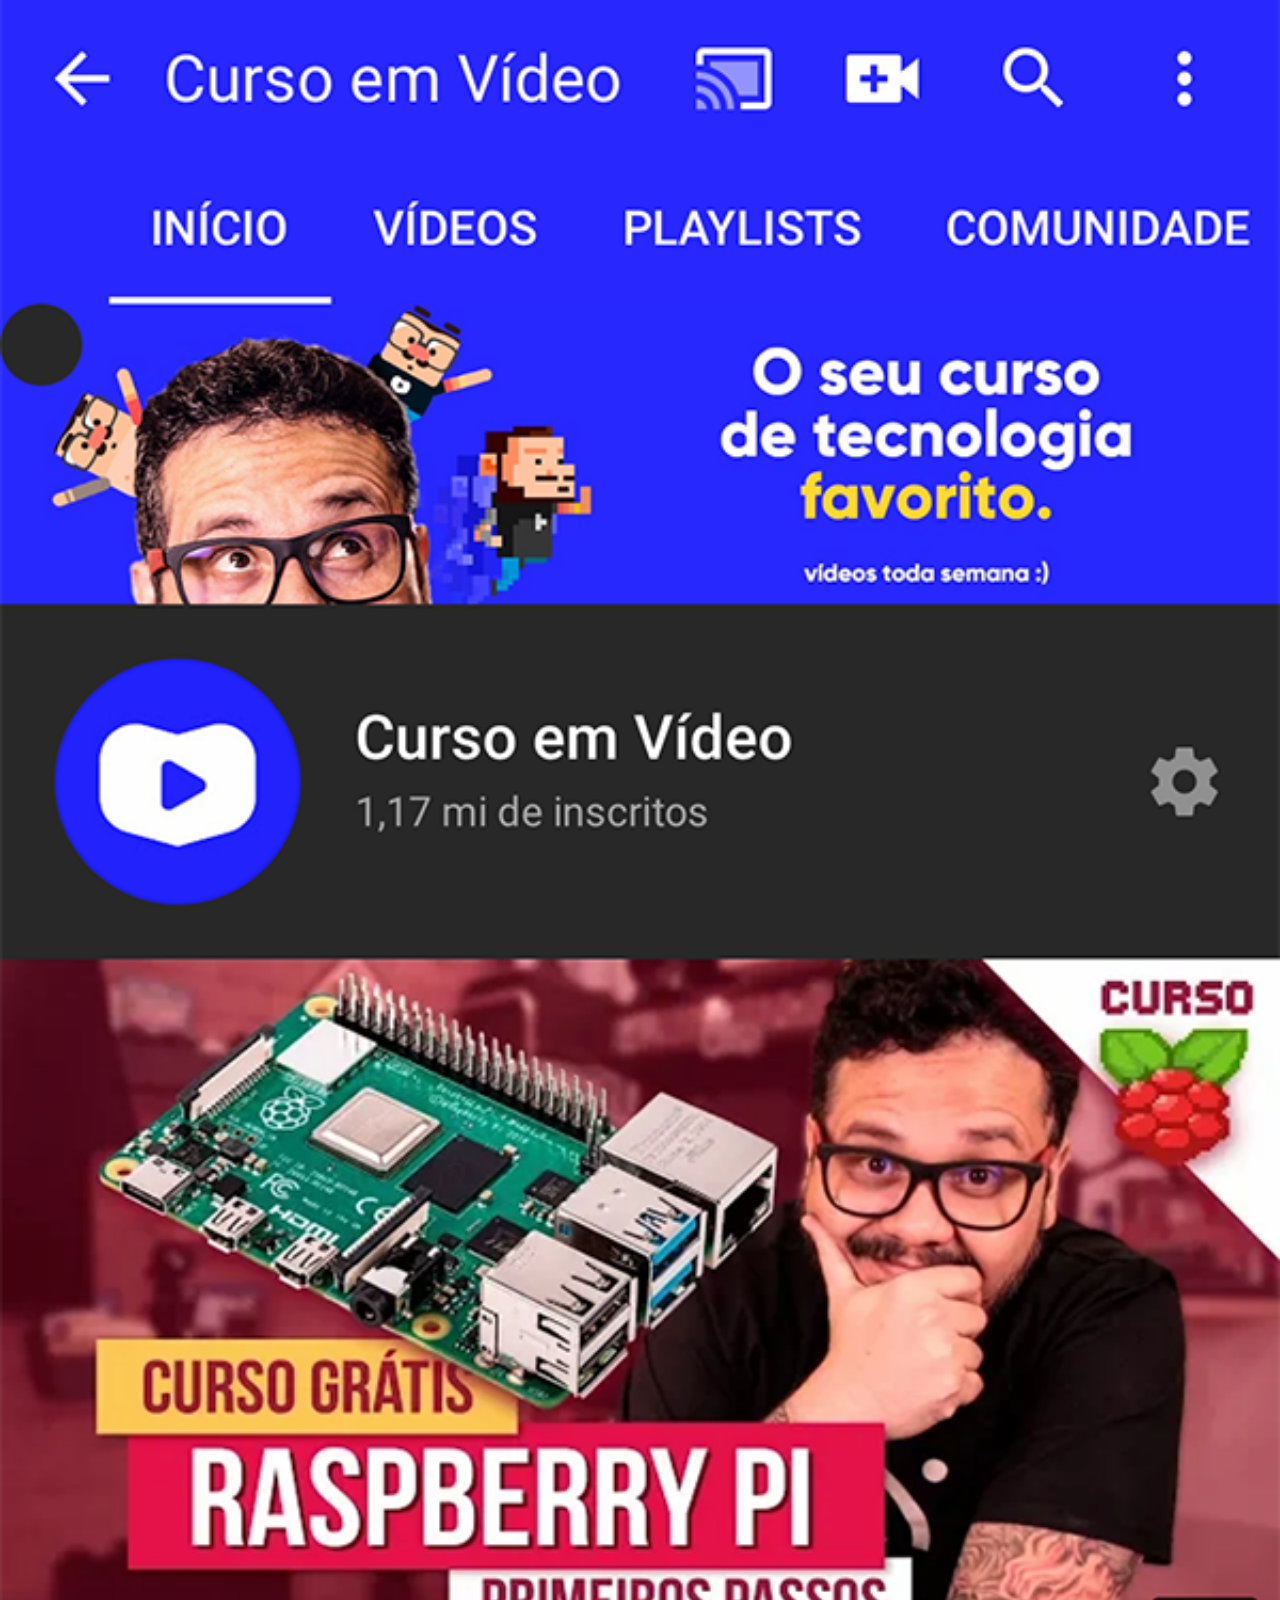
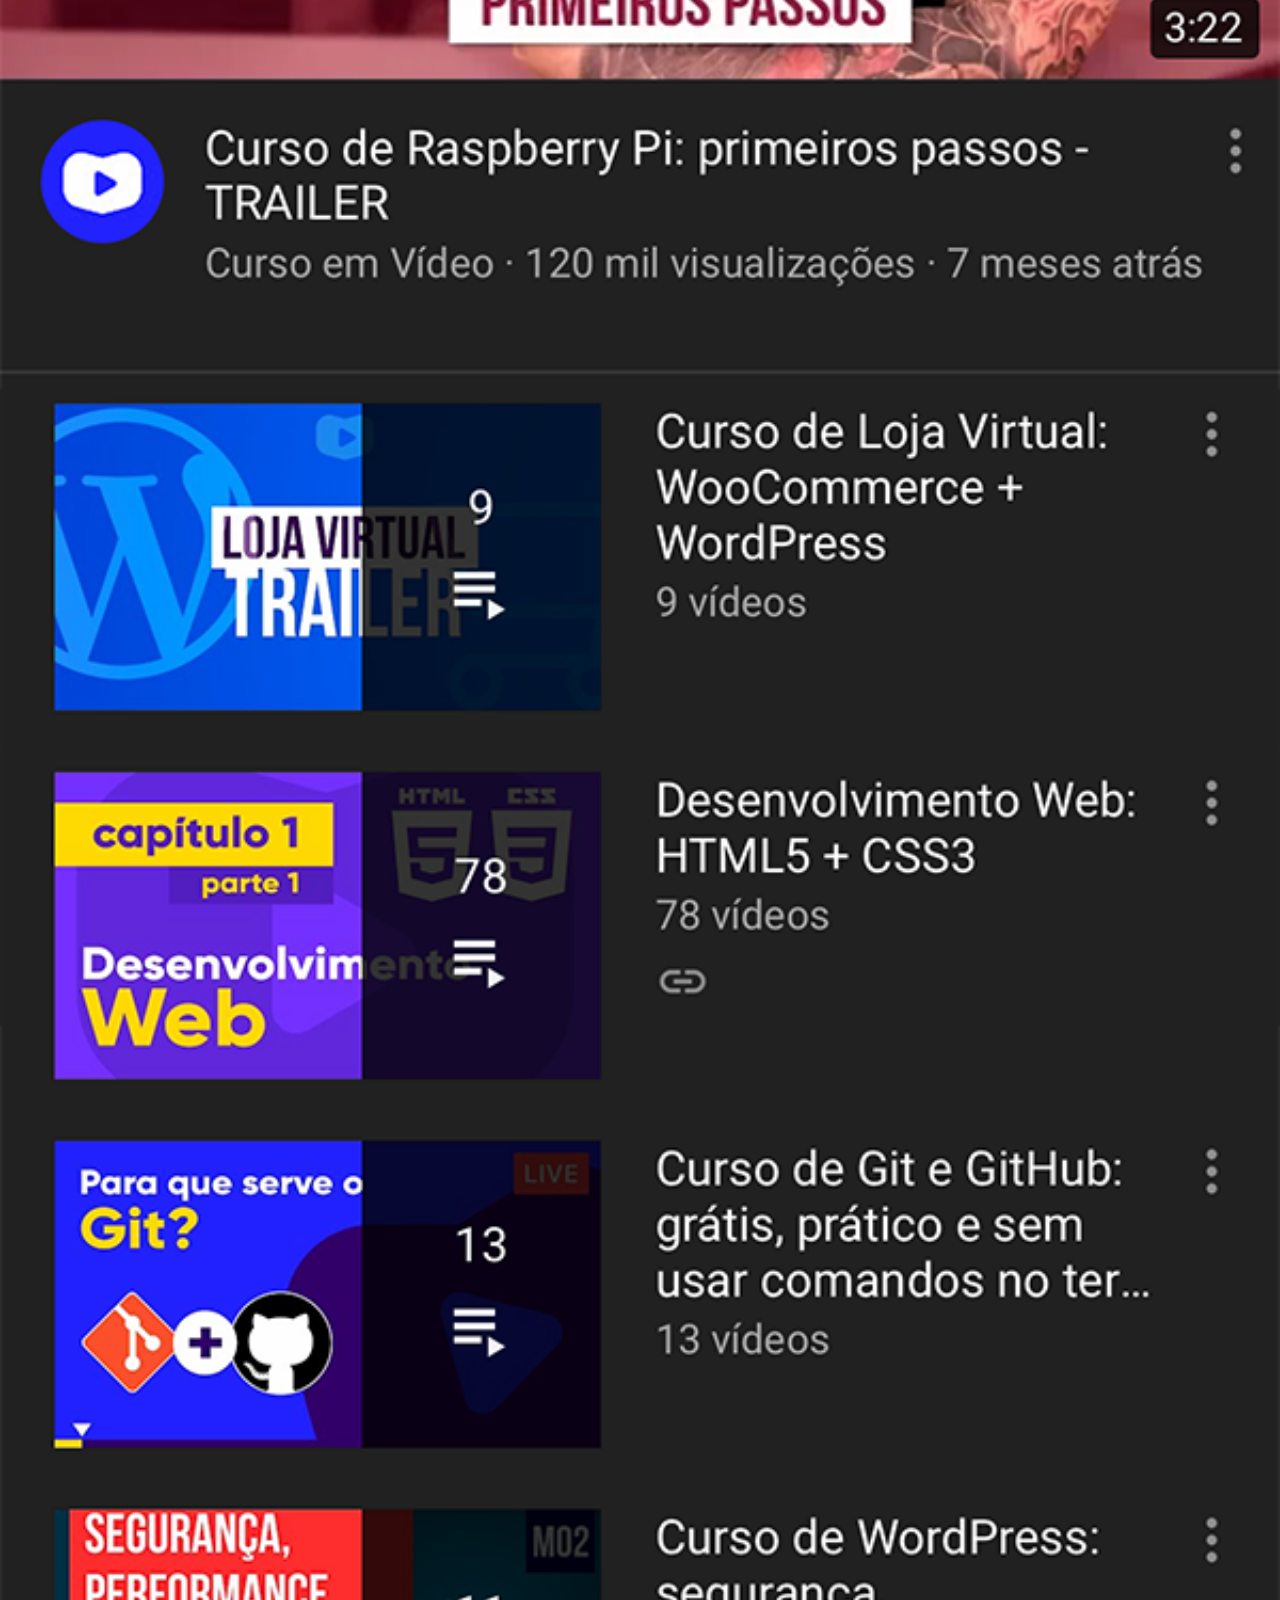
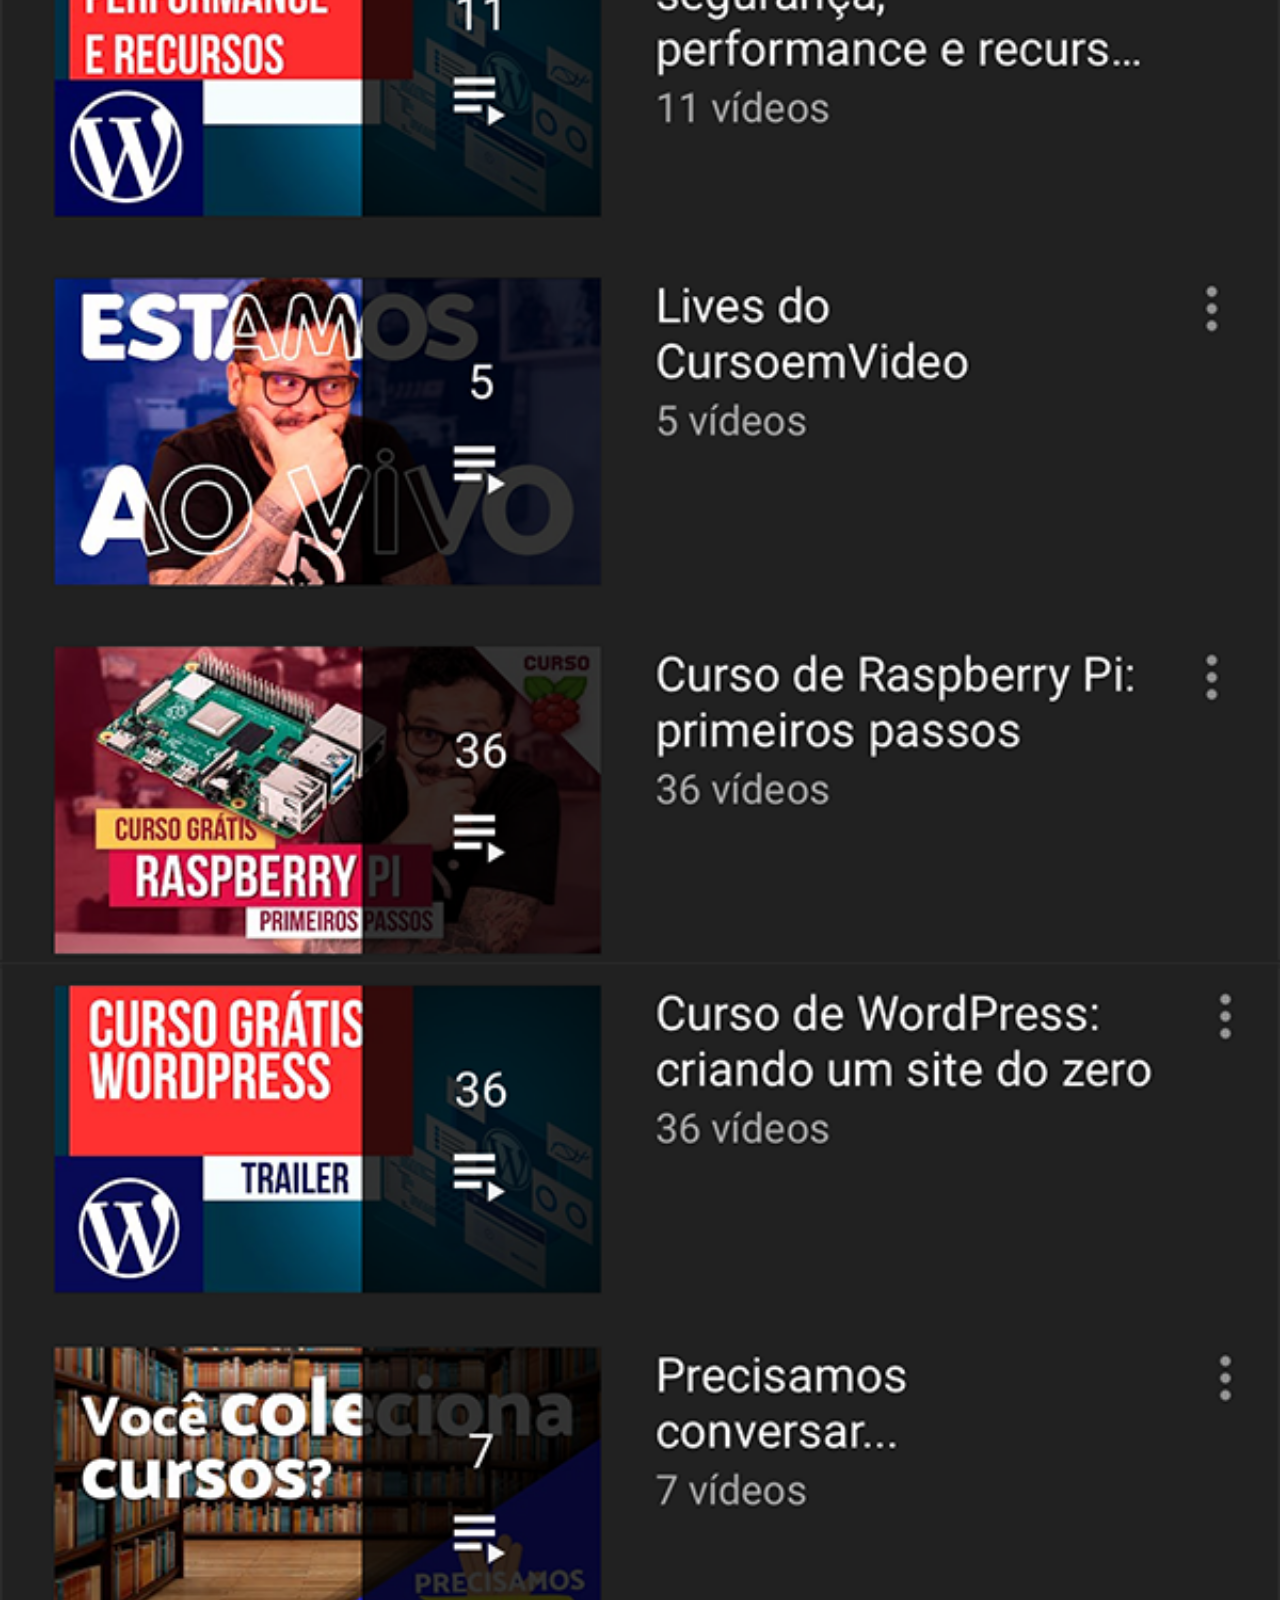
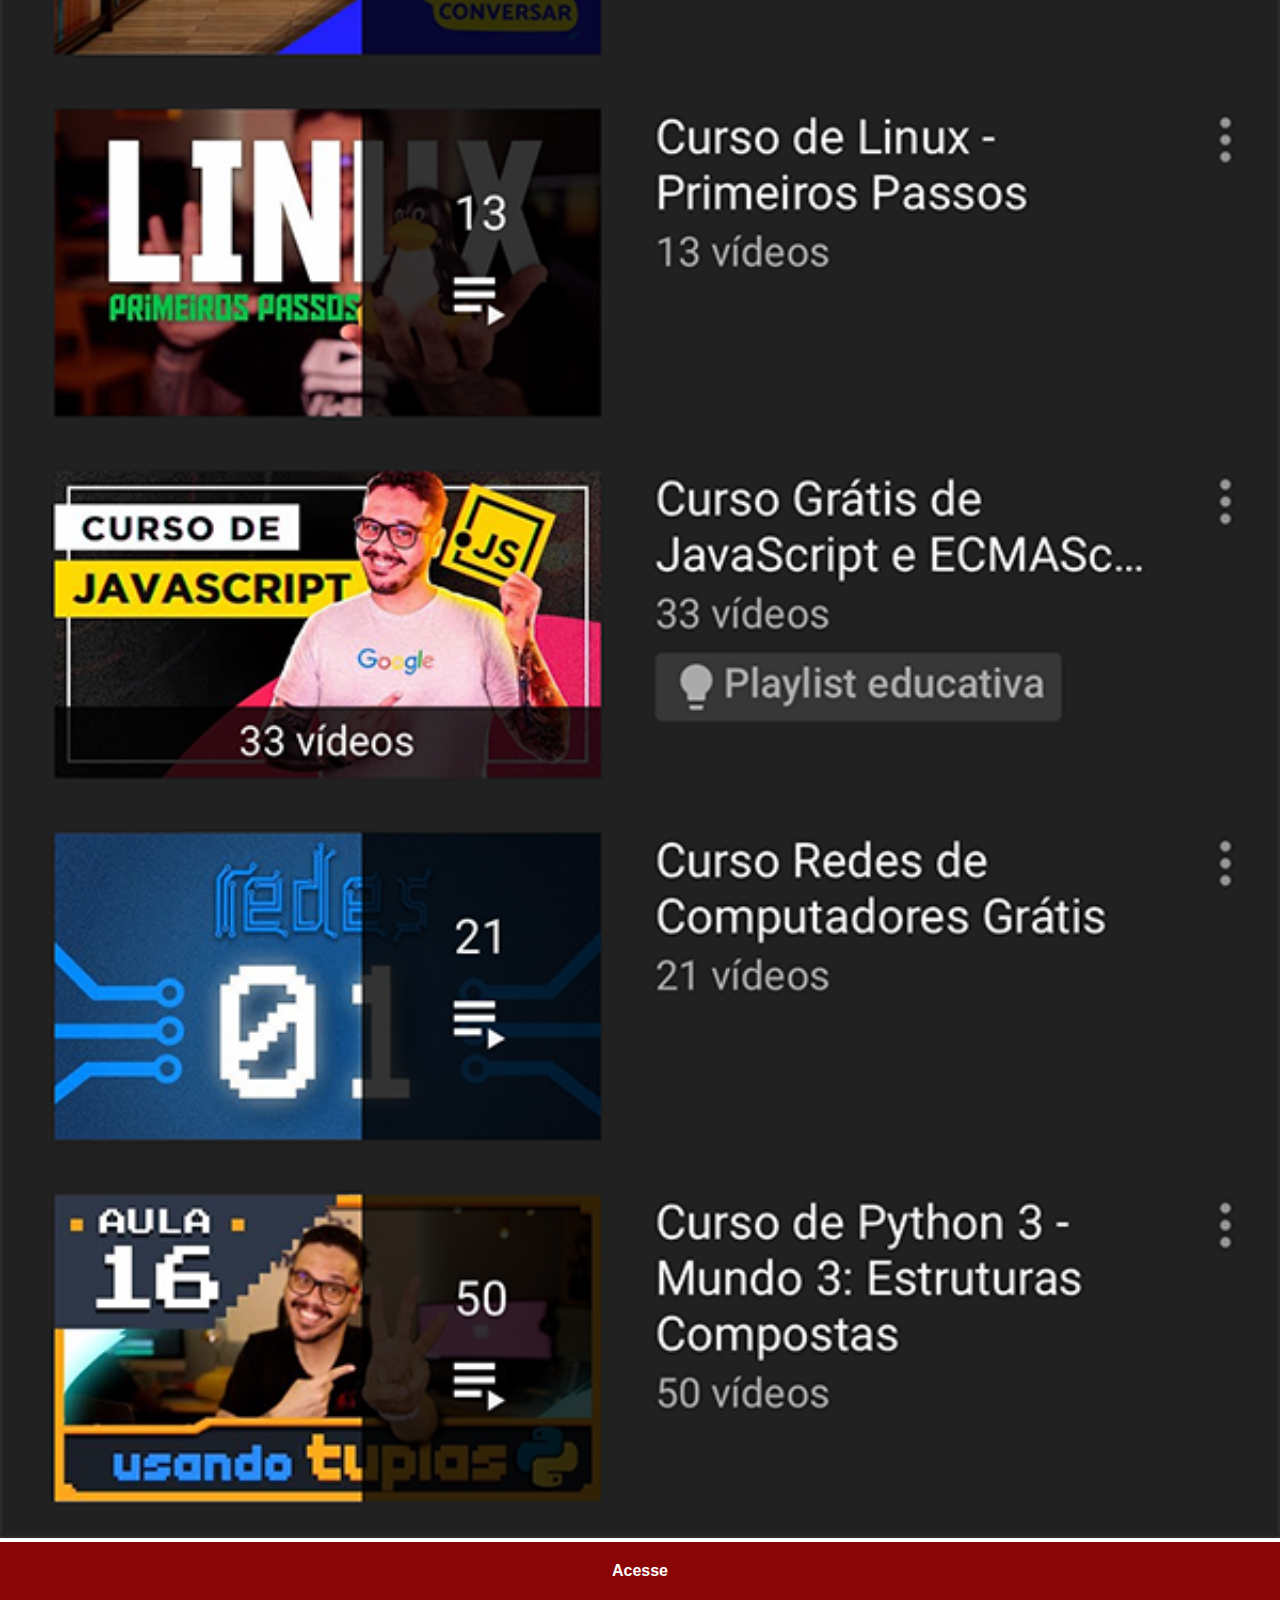
<file: youtube.html>
<!DOCTYPE html>
<html lang="pt-br">
<head>
    <meta charset="UTF-8">
    <meta name="viewport" content="width=device-width, initial-scale=1.0">
    <title>Youtube</title>
    <link rel="stylesheet" href="social.css">
</head>
<body>
    <img src="pacote-d013/pacote-d013/imagens/tela-youtube.png" alt="Youtube">
    <a href="https://www.youtube.com/user/cursosemvideo/playlists" target="_blank">Acesse</a>
</body>
</html>
</file>
<file: style.css>
@charset "UTF-8";
*{
    margin: 0;
    padding: 0;
}
html,body{
    height: 100vh;
    width: 100vw;
    background-color: black;
}
body{
    font-family: Arial, Helvetica, sans-serif;
    background-image: url(pacote-d013/pacote-d013/imagens/fundo-madeira.jpg);
    background-attachment: fixed;
    background-size: cover;
}
main{
    height: 100vh;
    position: relative;
}
#telefone{
    position: absolute;
    top: 50%;
    left: 50%;
    transform: translate(-50%, -50% );
    height: 627px;
    width: 311px;
    background-image: url(pacote-d013/pacote-d013/imagens/frame-iphone.png);
}
iframe{
    position: relative;
    top: 80px;
    left: 22px;
    width: 267px;
    height: 471px;
}
#redesocial{
    text-align: right;
}
img{
    height: 50px;
    width: 50px;
    border-radius:50% ;
    margin:10px;
    box-shadow: 2px 2px 2px rgba(0, 0, 0, 0.596);
}
#redesocial img:hover{
    border: 2px solid rgba(255, 255, 255, 0.637) ;
    transform: translate(-3px, -3px);
    box-shadow: 5px 5px 10px rgba(0, 0, 0, 0.637);
    transition: transform .3s, border 1s;

}
</file>
<file: social.css>
*{
    padding: 0;
    margin: 0;
    font-family: Arial, Helvetica, sans-serif;
}
::-webkit-scrollbar{
    width: 0px;
    height: 0px;
}
img{
    width: 100vw;
    margin-bottom: 0px;
}
a{
    display: block;
    text-align: center;
    text-decoration: none;
    background-color: rgb(138, 5, 5);
    padding: 20px;
    font-weight: bolder;
    color: white;
}
a:hover{
    background-color: red;

}
</file>
